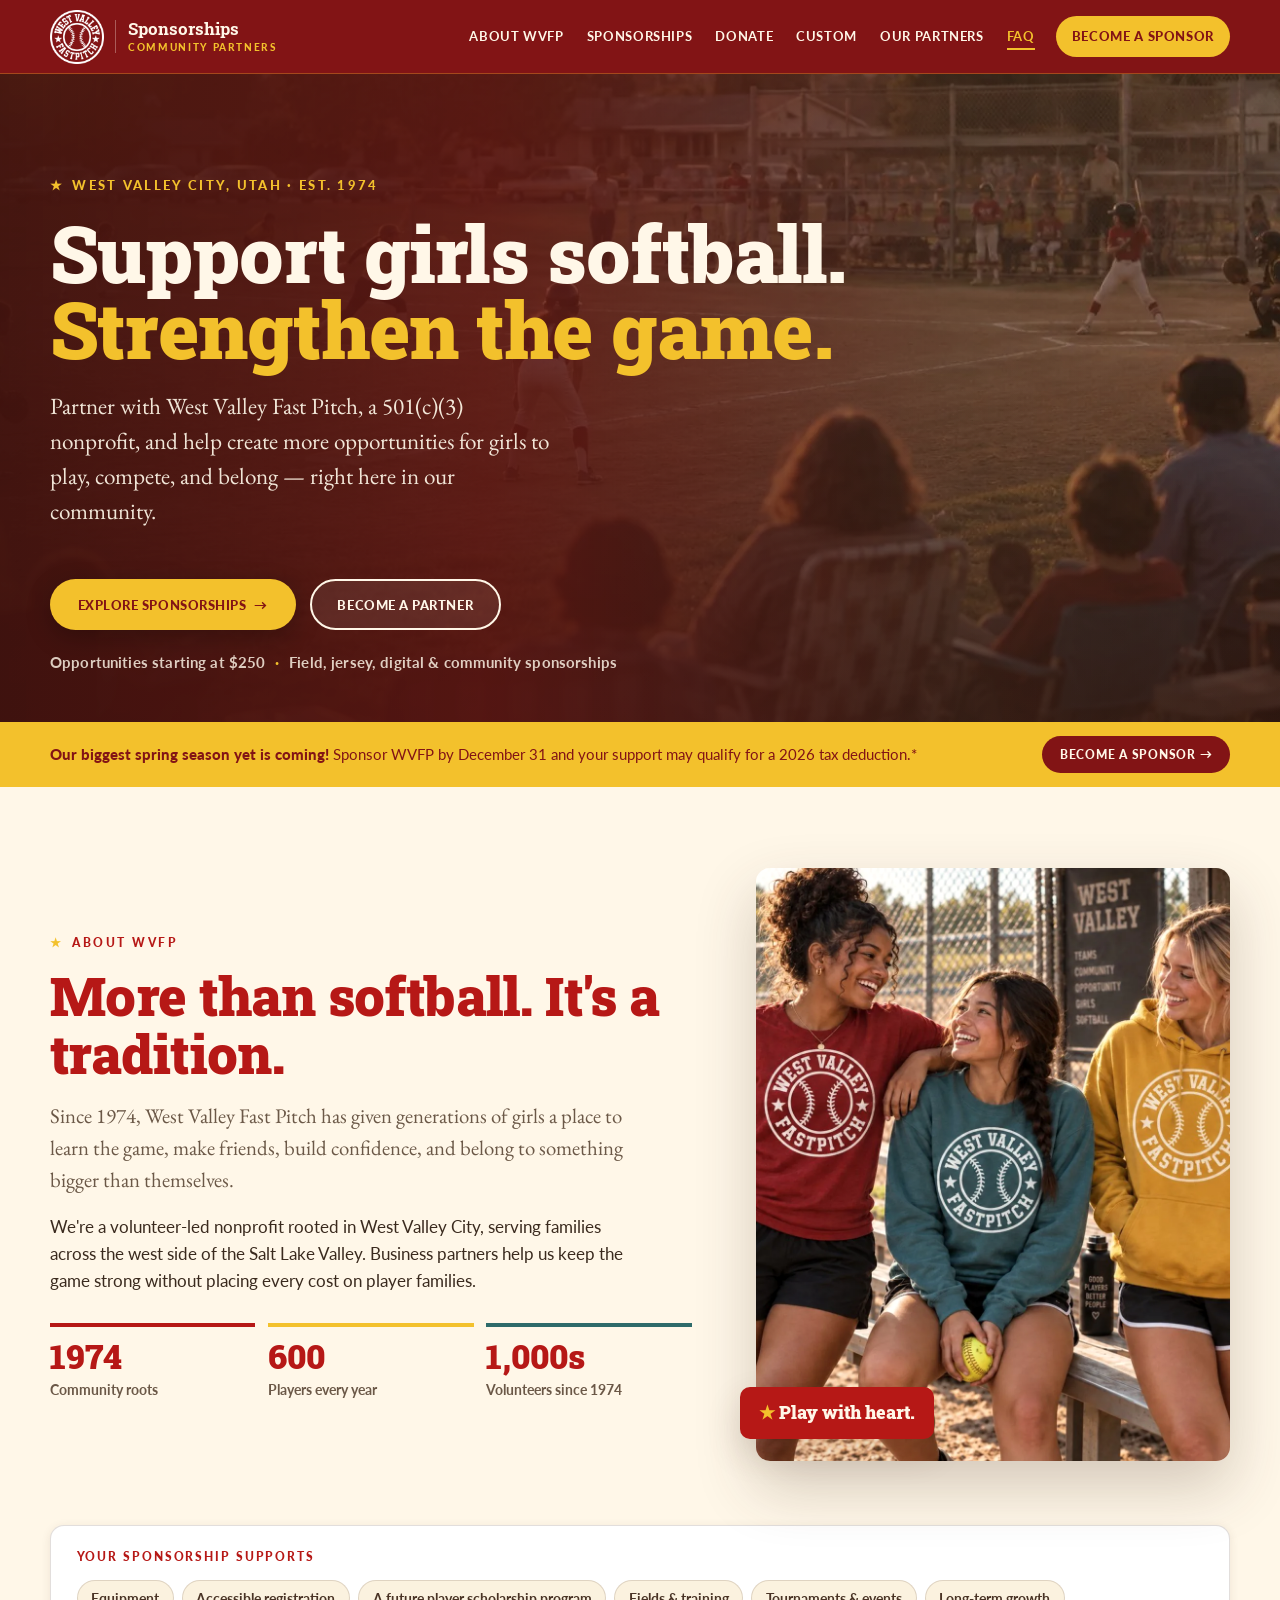
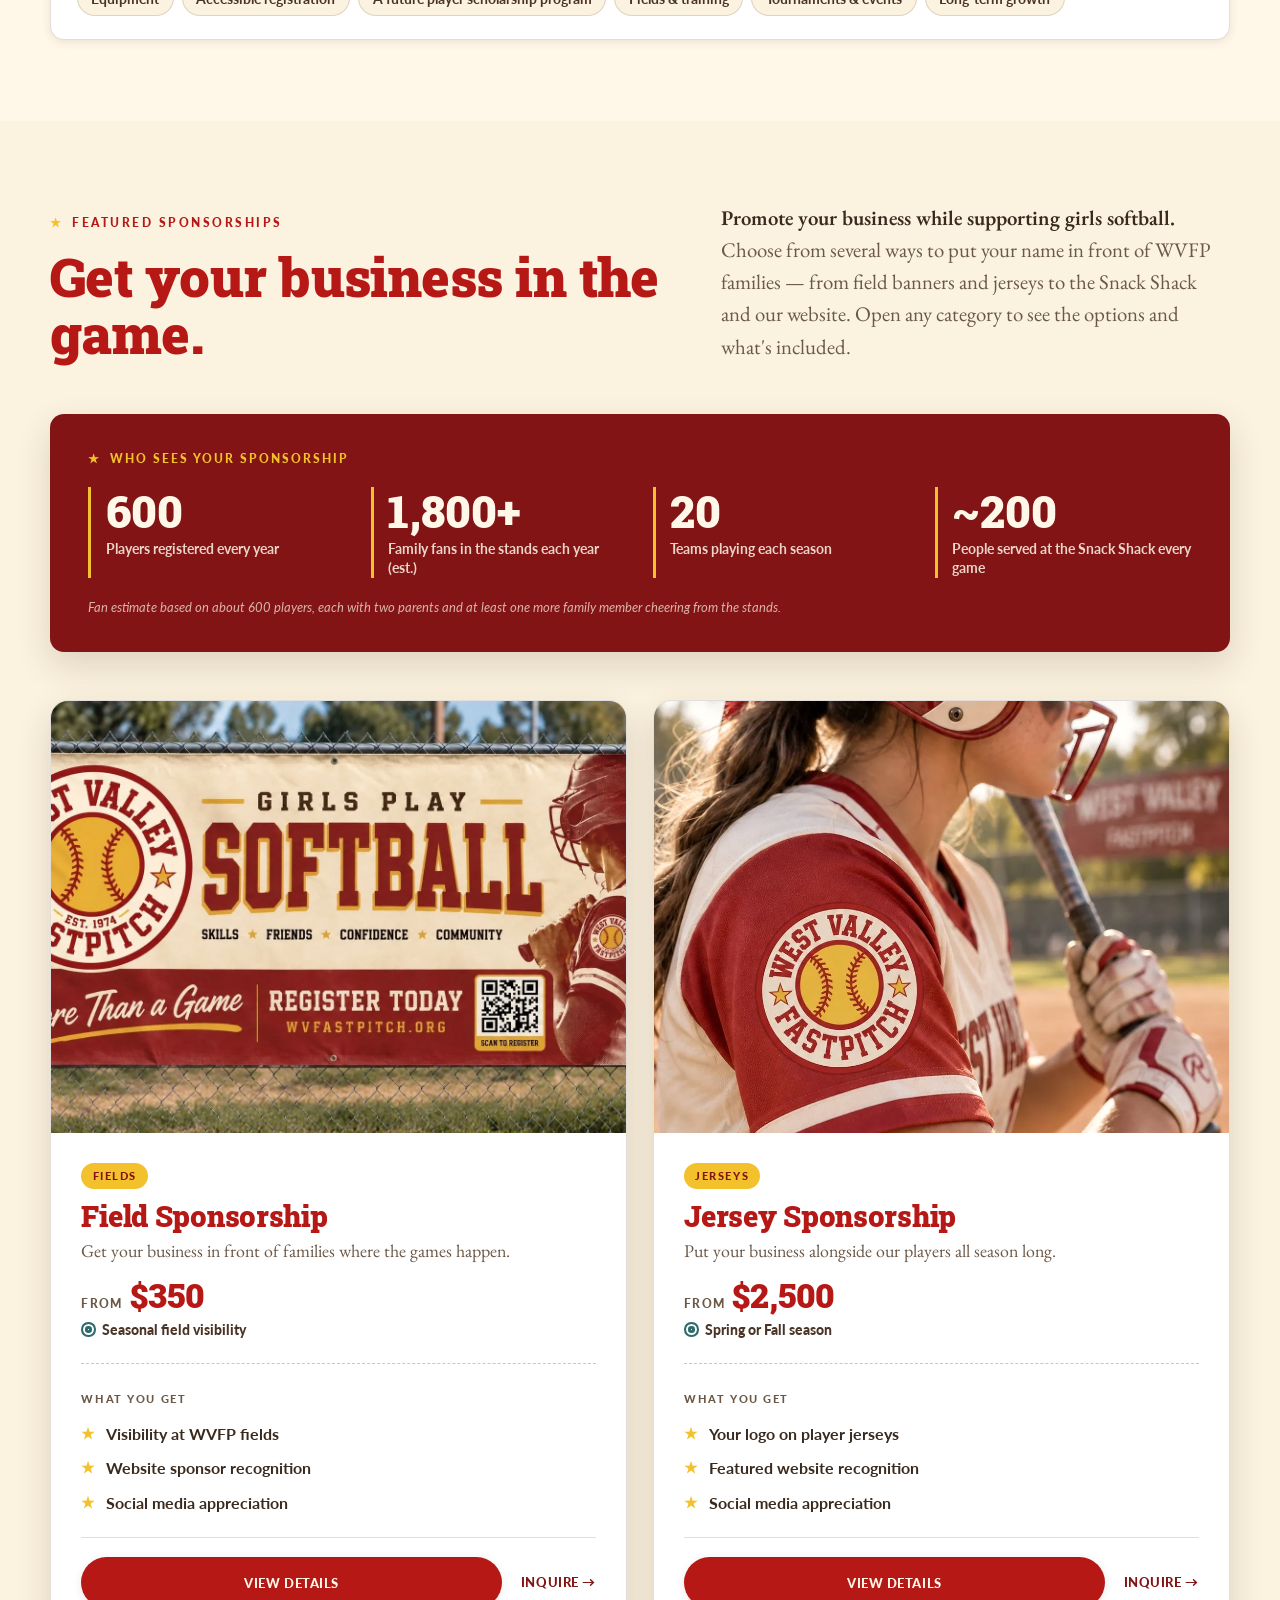
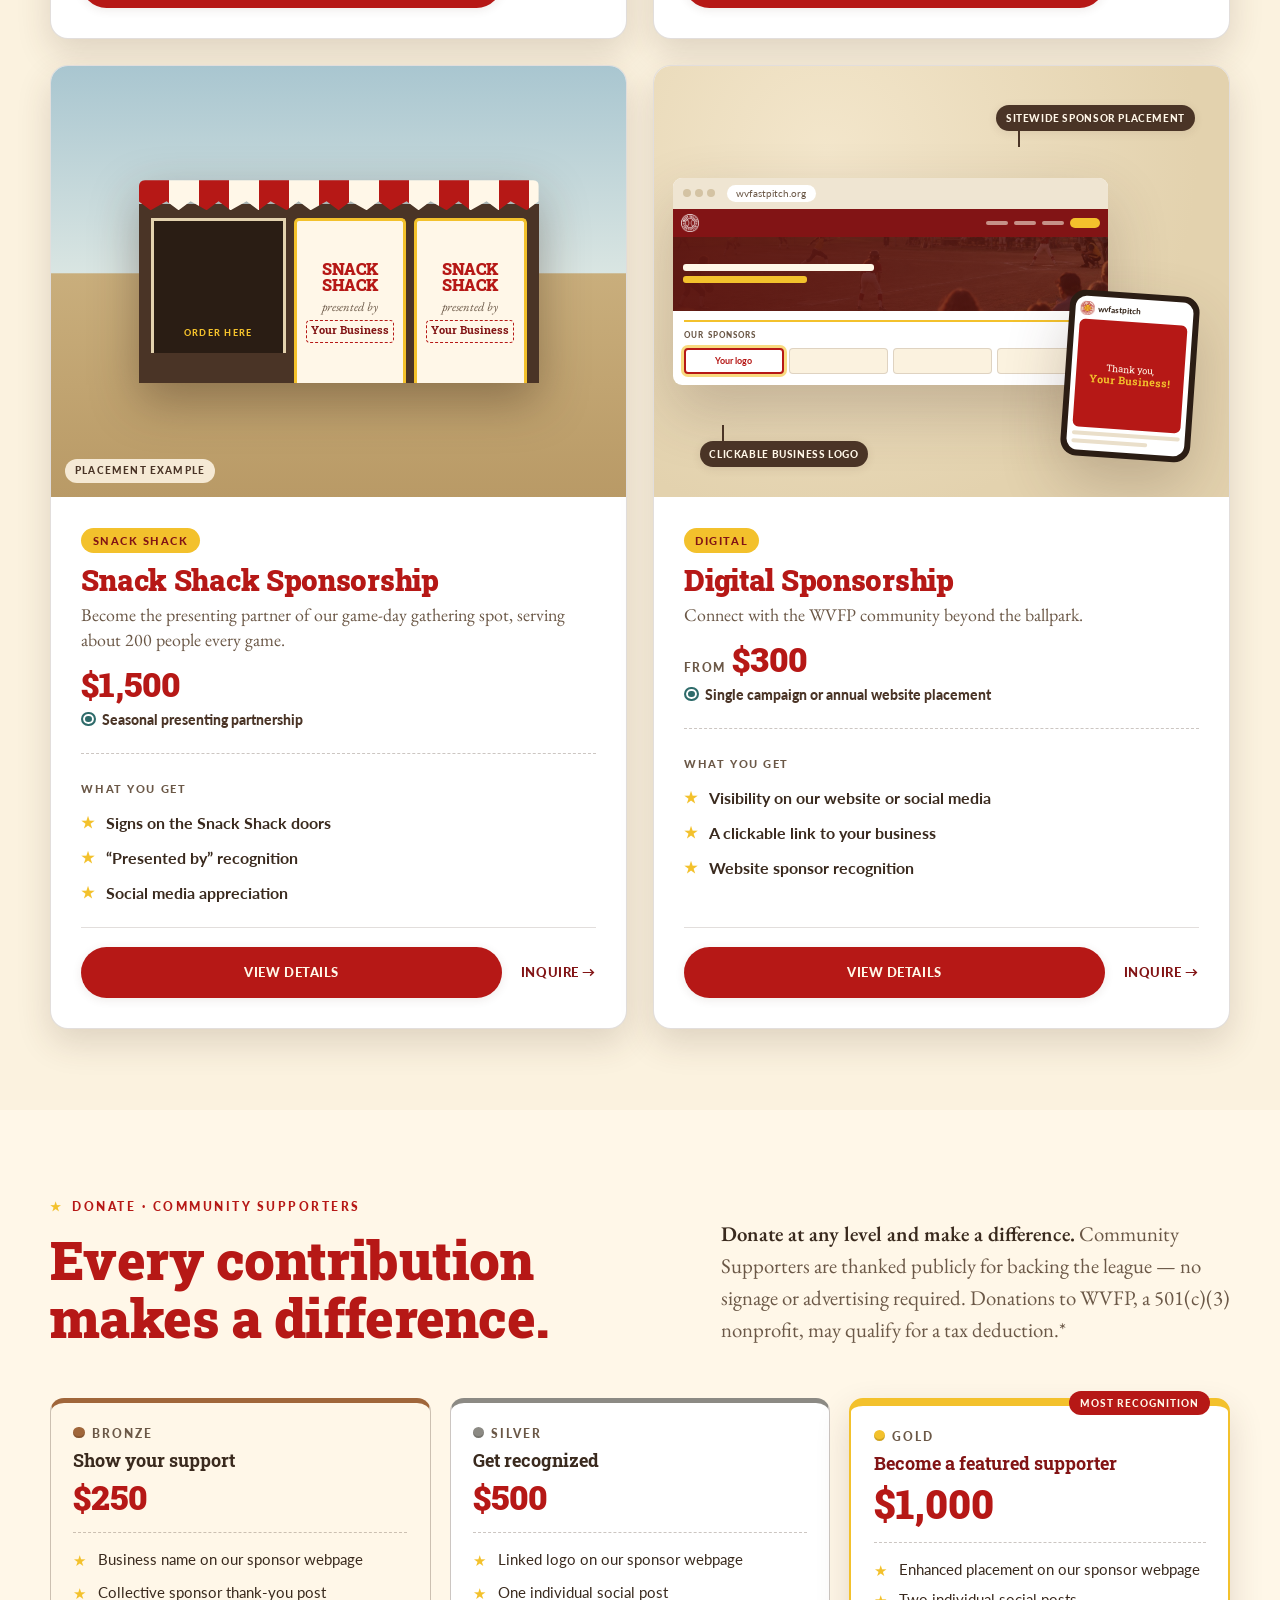
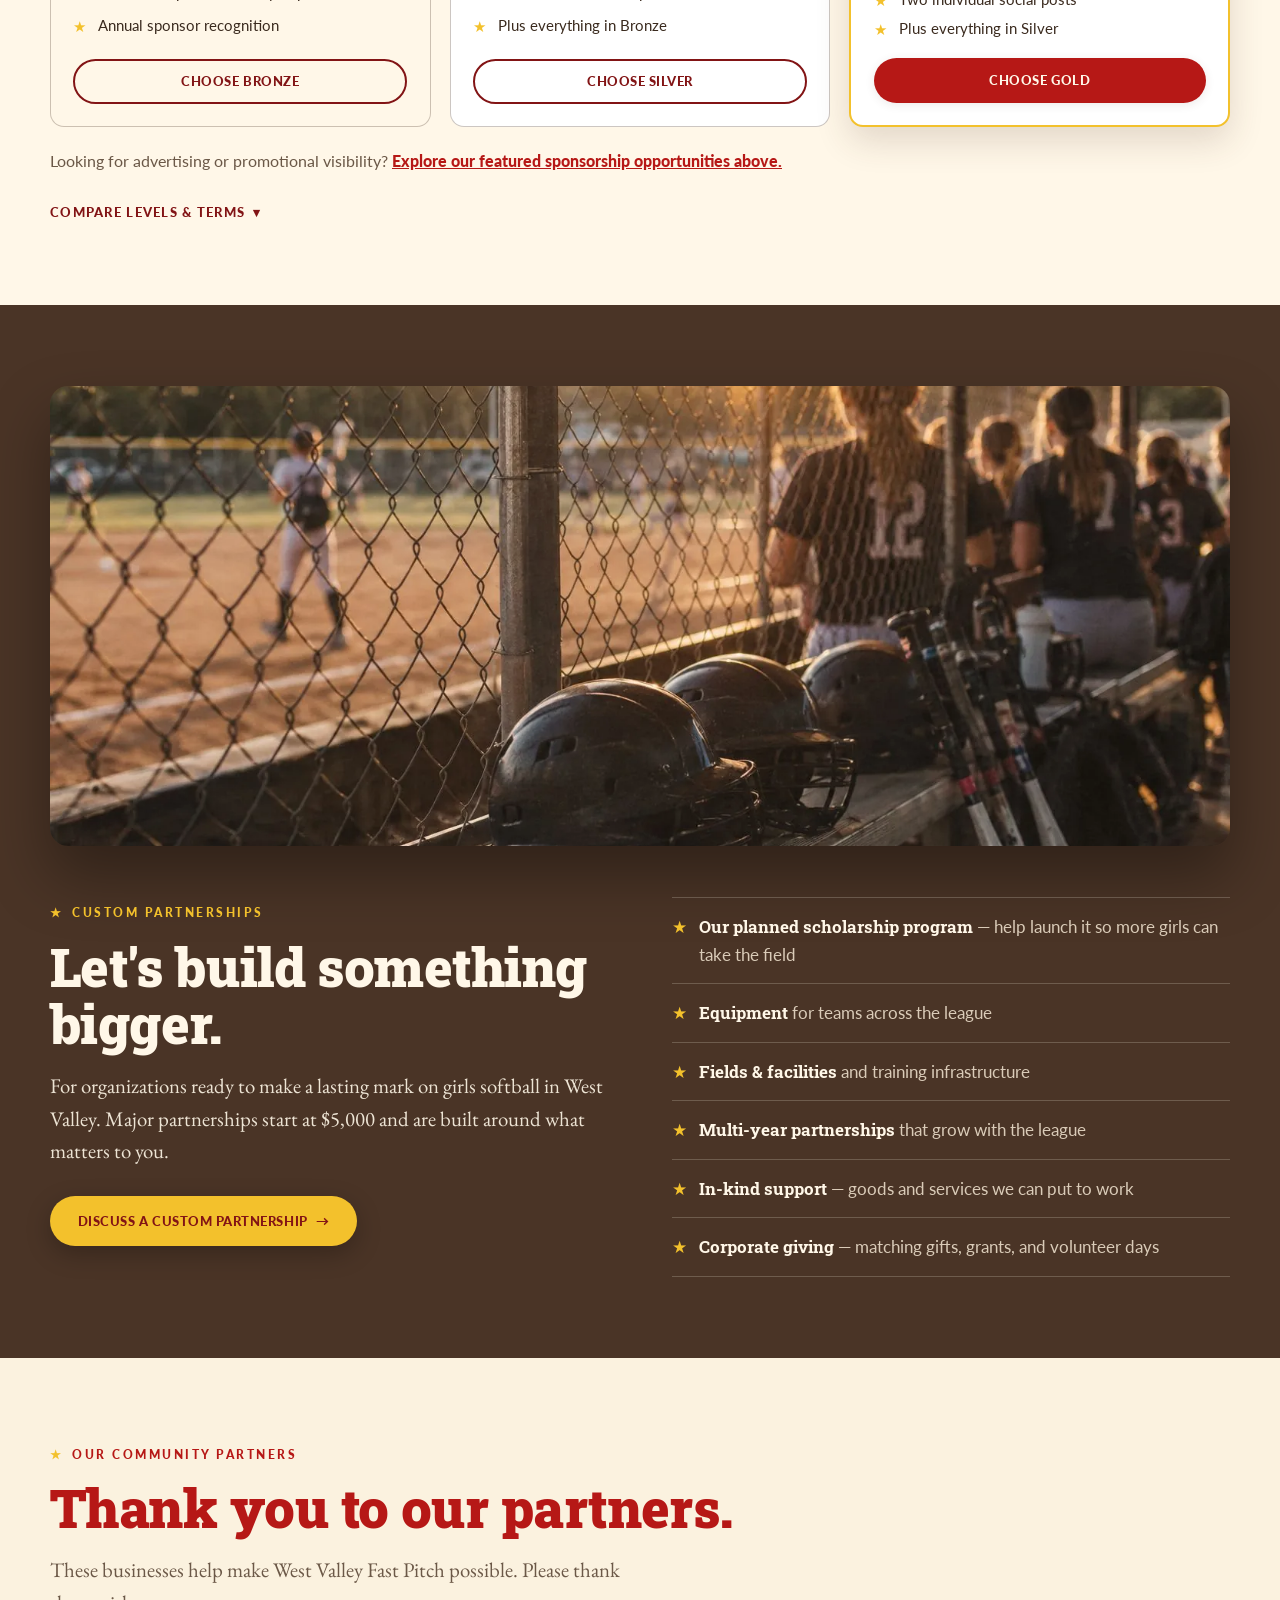
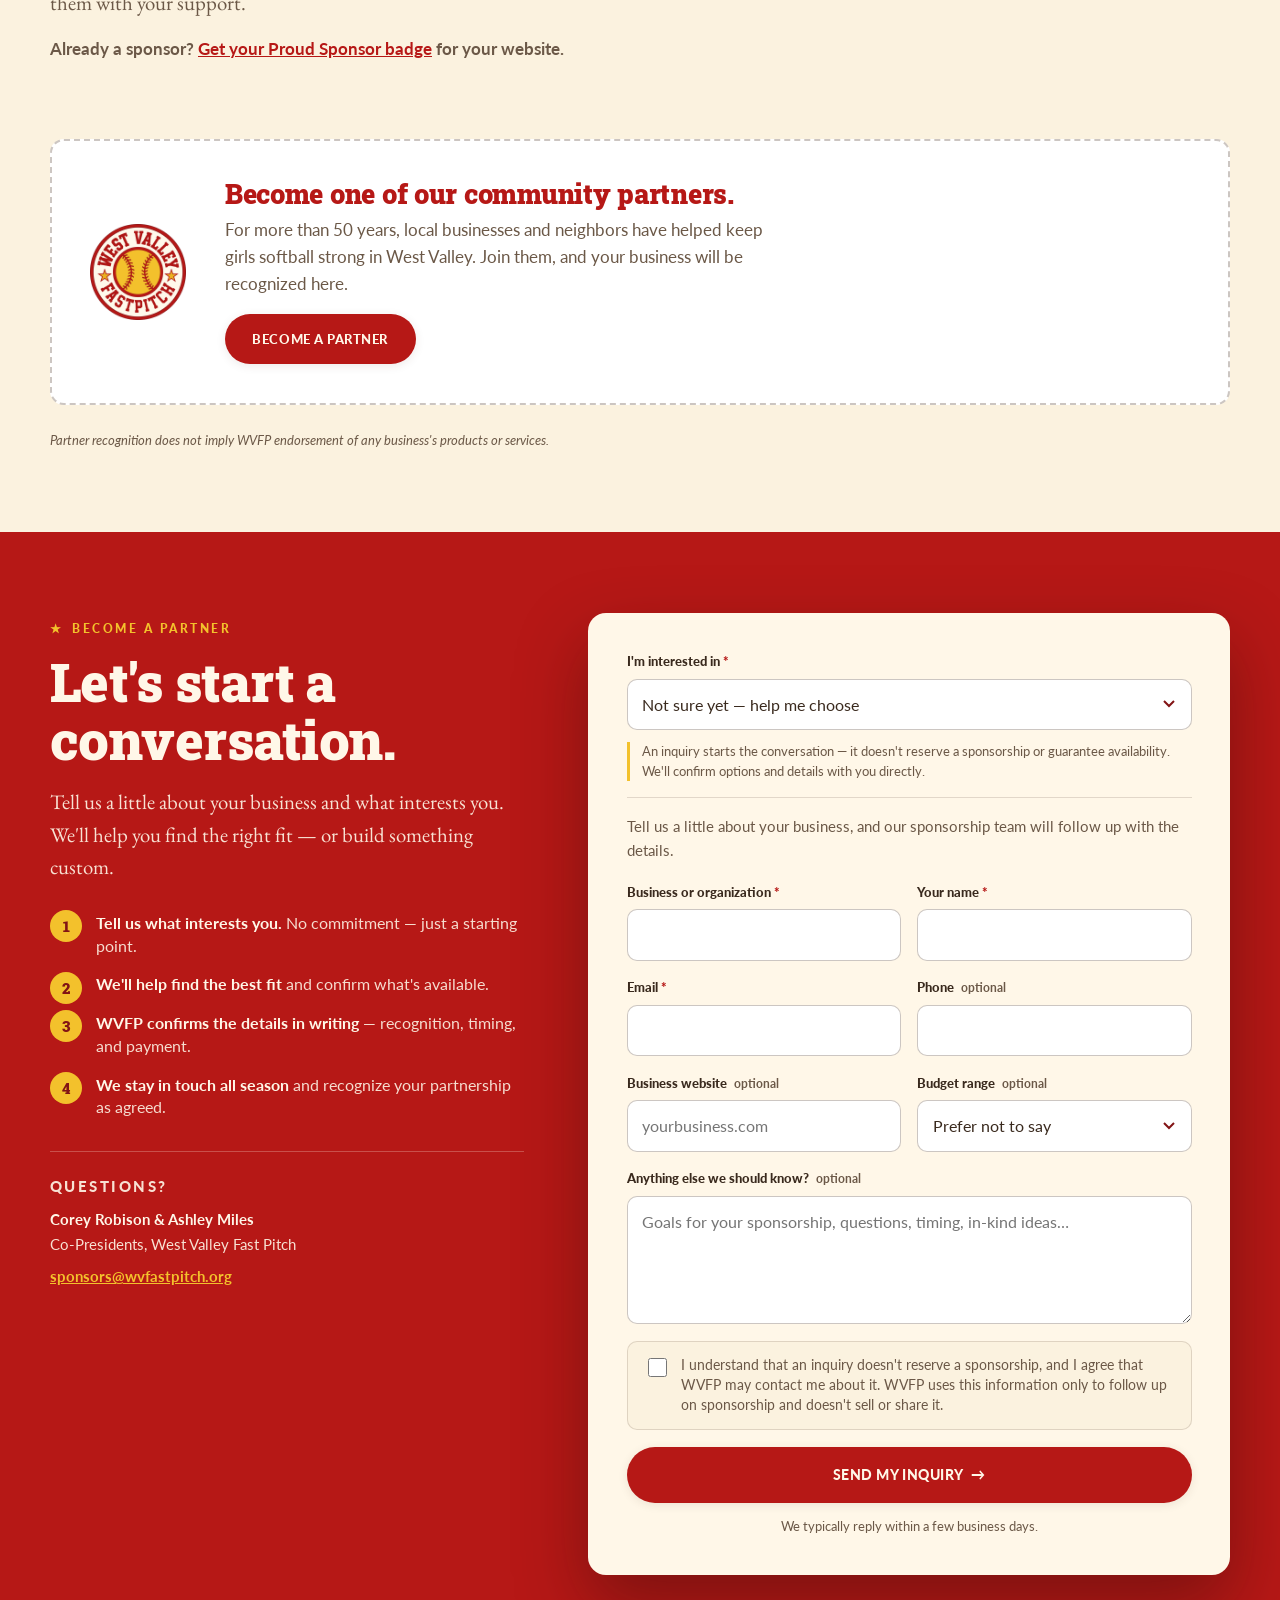
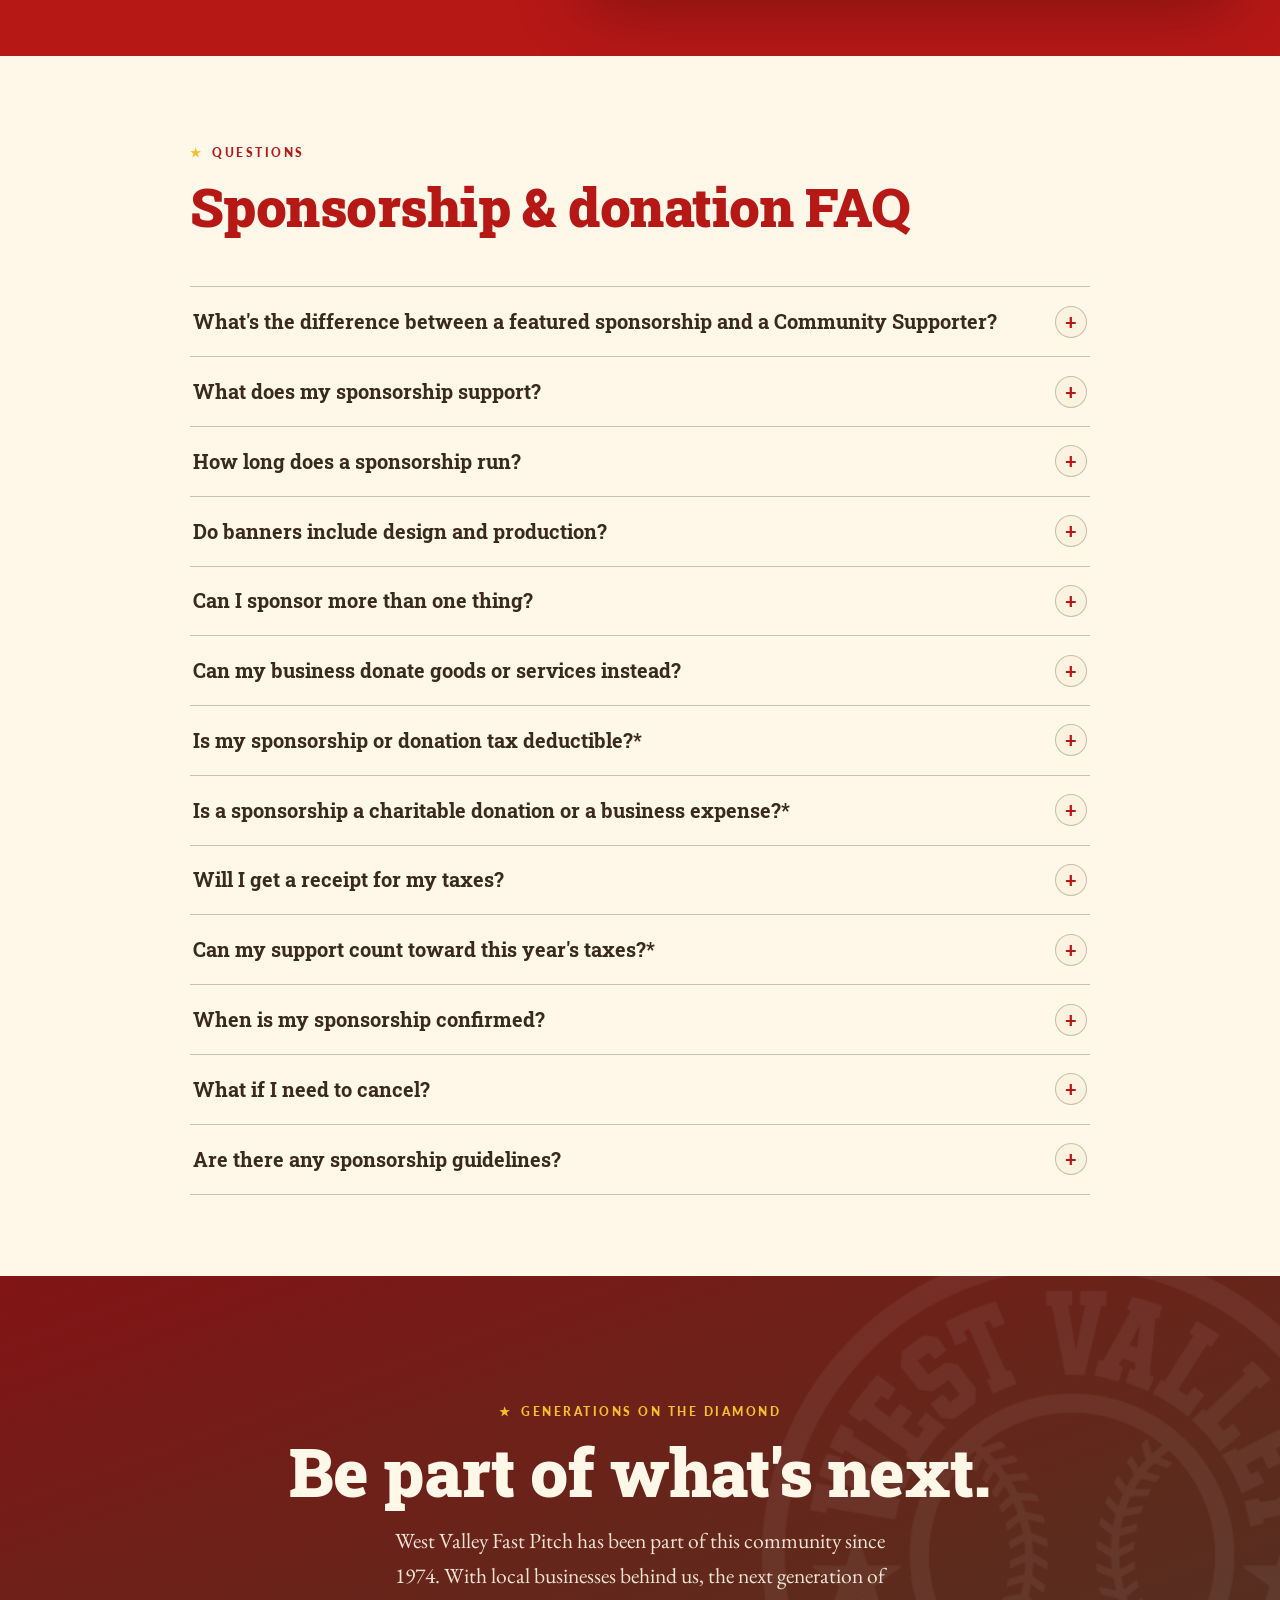
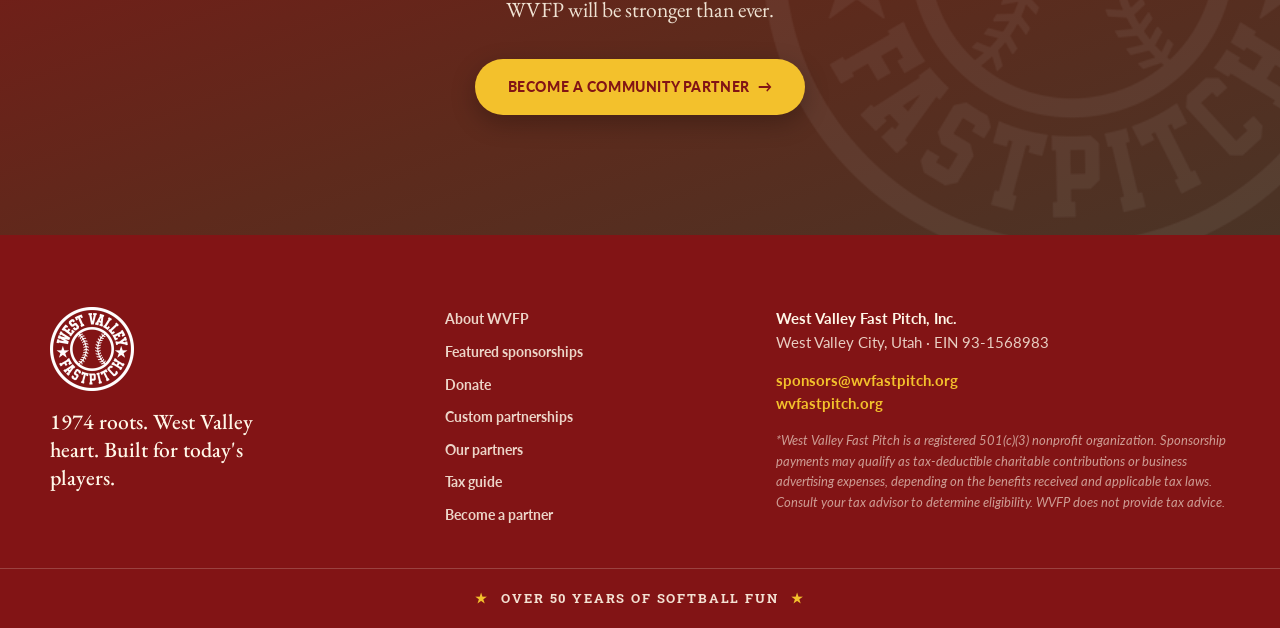
<file: index.html>
<!DOCTYPE html>
<html lang="en" class="no-js">
<head>
  <meta charset="UTF-8" />
  <meta name="viewport" content="width=device-width, initial-scale=1.0" />
  <title>Sponsor or Donate to Girls Softball in West Valley City, UT</title>
  <meta name="description" content="Support a 501(c)(3) girls softball league in West Valley City, Utah. Sponsorships and donations from $250 may qualify for a tax deduction." />

  <link rel="canonical" href="https://sponsors.wvfastpitch.org/" />

  <meta property="og:title" content="Support girls softball. Strengthen the game." />
  <meta property="og:description" content="Sponsor or donate to West Valley Fast Pitch, a volunteer-led 501(c)(3) girls softball league serving West Valley City, Utah since 1974." />
  <meta property="og:type" content="website" />
  <meta property="og:site_name" content="West Valley Fast Pitch" />
  <meta property="og:url" content="https://sponsors.wvfastpitch.org/" />
  <meta property="og:image" content="https://sponsors.wvfastpitch.org/assets/img/photos/hero.jpg" />
  <meta property="og:image:width" content="1536" />
  <meta property="og:image:height" content="768" />
  <meta property="og:image:alt" content="A West Valley Fast Pitch game at sunset with families watching from the outfield grass." />
  <meta name="twitter:card" content="summary_large_image" />

  <meta name="theme-color" content="#821415" />

  <link rel="icon" type="image/svg+xml" href="assets/img/favicon.svg" />
  <link rel="icon" type="image/png" sizes="32x32" href="assets/img/favicon-32.png" />
  <link rel="apple-touch-icon" href="assets/img/favicon-180.png" />

  <link rel="preconnect" href="https://fonts.googleapis.com" />
  <link rel="preconnect" href="https://fonts.gstatic.com" crossorigin />
  <link href="https://fonts.googleapis.com/css2?family=Roboto+Slab:wght@500;700;900&family=EB+Garamond:ital,wght@0,500;0,600;1,500;1,600&family=Lato:ital,wght@0,400;0,700;0,900;1,400&display=swap" rel="stylesheet" />

  <link rel="stylesheet" href="assets/css/styles.css" />
  <script type="application/ld+json">
  {
    "@context": "https://schema.org",
    "@graph": [
      {
        "@type": "NGO",
        "@id": "https://wvfastpitch.org/#organization",
        "name": "West Valley Fast Pitch, Inc.",
        "alternateName": ["West Valley Fast Pitch", "West Valley Fastpitch", "WVFP"],
        "description": "Volunteer-led girls softball league serving West Valley City and the west side of the Salt Lake Valley since 1974.",
        "url": "https://wvfastpitch.org",
        "logo": "https://sponsors.wvfastpitch.org/assets/img/logos/core-color.png",
        "foundingDate": "1974",
        "nonprofitStatus": "Nonprofit501c3",
        "taxID": "93-1568983",
        "email": "sponsors@wvfastpitch.org",
        "address": { "@type": "PostalAddress", "addressLocality": "West Valley City", "addressRegion": "UT", "addressCountry": "US" },
        "areaServed": { "@type": "AdministrativeArea", "name": "Salt Lake County, Utah" }
      },
      {
        "@type": "WebPage",
        "@id": "https://sponsors.wvfastpitch.org/#webpage",
        "url": "https://sponsors.wvfastpitch.org/",
        "name": "Sponsor or Donate to Girls Softball in West Valley City, UT",
        "description": "Support a 501(c)(3) girls softball league in West Valley City, Utah. Sponsorships and donations from $250 may qualify for a tax deduction.",
        "inLanguage": "en-US",
        "about": { "@id": "https://wvfastpitch.org/#organization" },
        "publisher": { "@id": "https://wvfastpitch.org/#organization" },
        "primaryImageOfPage": "https://sponsors.wvfastpitch.org/assets/img/photos/hero.jpg"
      }
    ]
  }
  </script>
</head>
<body>

<a class="skip-link" href="#main">Skip to content</a>

<!-- ============ HEADER ============ -->
<header class="site-header" id="siteHeader">
  <div class="wrap header-inner">
    <a class="brand-lockup" href="#top" aria-label="West Valley Fast Pitch Sponsorships — back to top">
      <img src="assets/img/logos/core-white-168.png" alt="" class="brand-lockup__mark" width="54" height="54" />
      <span class="brand-lockup__label">Sponsorships<small>Community Partners</small></span>
    </a>

    <nav class="primary-nav" id="primaryNav" aria-label="Page sections">
      <a href="#about">About WVFP</a>
      <a href="#sponsorships">Sponsorships</a>
      <a href="#community">Donate</a>
      <a href="#custom">Custom</a>
      <a href="#partners">Our Partners</a>
      <a href="#faq">FAQ</a>
      <a href="#inquire" class="nav-cta" data-select="not-sure">Become a Sponsor</a>
    </nav>

    <button class="nav-toggle" id="navToggle" aria-expanded="false" aria-controls="primaryNav" aria-label="Open menu">
      <span></span><span></span><span></span>
    </button>
  </div>
</header>

<main id="main">
<span id="top"></span>

<!-- ============ HERO ============
     Photo slot "hero" — see docs/photography-art-direction.md
     Wide community game-day photo, 2:1 or wider, subjects center-right. -->
<section class="hero" id="hero">
  <div class="hero__bg slot" data-slot="Hero · community game day · 2:1+" aria-hidden="true">
    <picture><source srcset="assets/img/photos/hero.webp" type="image/webp" /><img src="assets/img/photos/hero.jpg" alt="" fetchpriority="high" width="1536" height="768" /></picture>
  </div>
  <div class="wrap hero__inner">
    <p class="hero__kicker"><span class="star" aria-hidden="true">★</span> West Valley City, Utah · Est. 1974</p>
    <h1 class="hero__title"><span class="hero__line">Support girls softball.</span> <span class="hero__line hero__line--accent">Strengthen the game.</span></h1>
    <p class="hero__lede">Partner with West Valley Fast Pitch, a 501(c)&#8288;(3) nonprofit, and help create more opportunities for girls to play, compete, and belong — right here in our community.</p>

    <div class="hero__actions">
      <a href="#sponsorships" class="btn btn--gold">Explore Sponsorships <span aria-hidden="true">→</span></a>
      <a href="#inquire" class="btn btn--ghost" data-select="not-sure">Become a Partner</a>
    </div>
    <p class="hero__meta">Opportunities starting at $250 <span aria-hidden="true">·</span> Field, jersey, digital &amp; community sponsorships</p>
  </div>
</section>

<!-- Seasonal promo. Hides itself after data-until; the year-end tax line hides after Dec 31. -->
<div class="promo-bar" id="promoBar" data-until="2027-05-31" role="note">
  <div class="wrap promo-bar__inner">
    <p><strong>Our biggest spring season yet is coming!</strong>
      <span class="promo-bar__tax" data-until="2026-12-31">Sponsor WVFP by December 31 and your support may qualify for a 2026 tax deduction.*</span>
      <span class="promo-bar__after" data-from="2027-01-01" hidden>Partner now and your business is part of it from opening day.</span>
    </p>
    <a href="#inquire" class="promo-bar__cta" data-select="not-sure">Become a sponsor <span aria-hidden="true">→</span></a>
  </div>
</div>

<!-- ============ ABOUT ============ -->
<section class="section section--cream" id="about">
  <div class="wrap">
    <div class="impact">
      <div class="impact__copy reveal">
        <p class="kicker">About WVFP</p>
        <h2 class="section-title">More than softball. It's a tradition.</h2>
        <p class="section-intro editorial">Since 1974, West Valley Fast Pitch has given generations of girls a place to learn the game, make friends, build confidence, and belong to something bigger than themselves.</p>
        <p>We're a volunteer-led nonprofit rooted in West Valley City, serving families across the west side of the Salt Lake Valley. Business partners help us keep the game strong without placing every cost on player families.</p>
        <ul class="facts" aria-label="West Valley Fast Pitch at a glance">
          <li><strong>1974</strong><span>Community roots</span></li>
          <li><strong>600</strong><span>Players every year</span></li>
          <li><strong>1,000s</strong><span>Volunteers since 1974</span></li>
        </ul>
      </div>
      <!-- Photo slot "about" — candid friendship portrait, 4:5 -->
      <figure class="impact__photo slot reveal" data-slot="About · candid friendship · 4:5">
        <picture><source srcset="assets/img/photos/about.webp" type="image/webp" /><img class="photo" src="assets/img/photos/about.jpg" alt="Three West Valley Fast Pitch players laughing together on the dugout bench." loading="lazy" width="974" height="1218" /></picture>
        <figcaption><span class="star" aria-hidden="true">★</span> Play with heart.</figcaption>
      </figure>
    </div>

    <div class="funds reveal">
      <p class="eyebrow">Your sponsorship supports</p>
      <ul class="funds__list">
        <li>Equipment</li>
        <li>Accessible registration</li>
        <li>A future player scholarship program</li>
        <li>Fields &amp; training</li>
        <li>Tournaments &amp; events</li>
        <li>Long-term growth</li>
      </ul>
    </div>
  </div>
</section>

<!-- ============ FEATURED SPONSORSHIPS ============ -->
<section class="section section--paper" id="sponsorships">
  <div class="wrap">
    <div class="section-head section-head--split reveal">
      <div>
        <p class="kicker">Featured sponsorships</p>
        <h2 class="section-title">Get your business in the game.</h2>
      </div>
      <p class="section-intro editorial"><strong>Promote your business while supporting girls softball.</strong> Choose from several ways to put your name in front of WVFP families — from field banners and jerseys to the Snack Shack and our website. Open any category to see the options and what's included.</p>
    </div>

    <div class="reach reveal" aria-labelledby="reachTitle">
      <p class="reach__title" id="reachTitle">Who sees your sponsorship</p>
      <ul class="reach__stats">
        <li><strong>600</strong><span>Players registered every year</span></li>
        <li><strong>1,800+</strong><span>Family fans in the stands each year (est.)</span></li>
        <li><strong>20</strong><span>Teams playing each season</span></li>
        <li><strong>~200</strong><span>People served at the Snack Shack every game</span></li>
      </ul>
      <p class="reach__note">Fan estimate based on about 600 players, each with two parents and at least one more family member cheering from the stands.</p>
    </div>

    <div class="cats">
      <!-- FIELD — photo slot "field": real field + sponsor-banner mockup, 4:3 -->
      <article class="cat reveal" data-category="shared-banner dedicated-banner">
        <figure class="cat__media slot" data-slot="Field · fence + banner mockup · 4:3">
          <picture><source srcset="assets/img/photos/field.webp" type="image/webp" /><img class="photo" src="assets/img/photos/field.jpg" alt="A West Valley Fast Pitch banner hanging on the outfield fence." loading="lazy" width="1200" height="900" /></picture>
        </figure>
        <div class="cat__body">
          <p class="cat__tag">Fields</p>
          <h3 class="cat__title">Field Sponsorship</h3>
          <p class="cat__pitch">Get your business in front of families where the games happen.</p>
          <p class="cat__price"><span class="cat__from">From</span> $350</p>
          <p class="cat__duration">Seasonal field visibility</p>
          <p class="cat__label">What you get</p>
          <ul class="checks">
            <li>Visibility at WVFP fields</li>
            <li>Website sponsor recognition</li>
            <li>Social media appreciation</li>
          </ul>
          <div class="cat__actions">
            <button type="button" class="btn btn--primary" data-open="dlg-field">View details</button>
            <a href="#inquire" class="cat__inquire" data-select="field">Inquire <span aria-hidden="true">→</span></a>
          </div>
        </div>
      </article>

      <!-- JERSEY — photo slot "jersey": uniform with sponsor placement, 4:3 -->
      <article class="cat reveal" data-category="jersey-spring jersey-fall">
        <figure class="cat__media slot" data-slot="Jersey · sponsor placement · 4:3">
          <picture><source srcset="assets/img/photos/jersey.webp" type="image/webp" /><img class="photo" src="assets/img/photos/jersey.jpg" alt="A player's shoulder and sleeve showing the West Valley Fast Pitch patch on a cream-and-red jersey." loading="lazy" width="1122" height="841" /></picture>
        </figure>
        <div class="cat__body">
          <p class="cat__tag">Jerseys</p>
          <h3 class="cat__title">Jersey Sponsorship</h3>
          <p class="cat__pitch">Put your business alongside our players all season long.</p>
          <p class="cat__price"><span class="cat__from">From</span> $2,500</p>
          <p class="cat__duration">Spring or Fall season</p>
          <p class="cat__label">What you get</p>
          <ul class="checks">
            <li>Your logo on player jerseys</li>
            <li>Featured website recognition</li>
            <li>Social media appreciation</li>
          </ul>
          <div class="cat__actions">
            <button type="button" class="btn btn--primary" data-open="dlg-jersey">View details</button>
            <a href="#inquire" class="cat__inquire" data-select="jersey">Inquire <span aria-hidden="true">→</span></a>
          </div>
        </div>
      </article>

      <!-- SNACK SHACK — photo slot "snack-shack": real building + sign mockup, 4:3 -->
      <article class="cat reveal" data-category="snack-shack">
        <figure class="cat__media cat__media--mock slot" data-slot="Snack Shack · building + sign mockup · 4:3" aria-hidden="true">
          <div class="shack">
            <div class="shack__awning"></div>
            <div class="shack__front">
              <div class="shack__window"><span>Order here</span></div>
              <div class="shack__sign"><span class="shack__title">Snack Shack</span><span class="shack__by">presented by</span><span class="shack__you">Your Business</span></div>
              <div class="shack__sign"><span class="shack__title">Snack Shack</span><span class="shack__by">presented by</span><span class="shack__you">Your Business</span></div>
            </div>
          </div>
          <span class="mock-tag">Placement example</span>
        </figure>
        <div class="cat__body">
          <p class="cat__tag">Snack Shack</p>
          <h3 class="cat__title">Snack Shack Sponsorship</h3>
          <p class="cat__pitch">Become the presenting partner of our game-day gathering spot, serving about 200 people every game.</p>
          <p class="cat__price">$1,500</p>
          <p class="cat__duration">Seasonal presenting partnership</p>
          <p class="cat__label">What you get</p>
          <ul class="checks">
            <li>Signs on the Snack Shack doors</li>
            <li>“Presented by” recognition</li>
            <li>Social media appreciation</li>
          </ul>
          <div class="cat__actions">
            <button type="button" class="btn btn--primary" data-open="dlg-snack">View details</button>
            <a href="#inquire" class="cat__inquire" data-select="snack-shack">Inquire <span aria-hidden="true">→</span></a>
          </div>
        </div>
      </article>

      <!-- DIGITAL — not a photograph: branded website/device mockup, 4:3 -->
      <article class="cat reveal" data-category="website digital-feature">
        <figure class="cat__media cat__media--mock cat__media--digital slot" data-slot="Digital · website + phone mockup · 4:3" aria-hidden="true">
          <div class="browser">
            <div class="browser__bar"><span></span><span></span><span></span><em>wvfastpitch.org</em></div>
            <div class="browser__page">
              <div class="browser__nav"><img src="assets/img/logos/core-white-168.png" alt="" /><i></i><i></i><i></i><b></b></div>
              <div class="browser__hero"><i></i><i></i></div>
              <div class="browser__strip">
                <span>Our sponsors</span>
                <div><b class="is-you">Your logo</b><b></b><b></b><b></b></div>
              </div>
            </div>
          </div>
          <div class="phone">
            <div class="phone__post">
              <div class="phone__head"><img src="assets/img/logos/core-color.png" alt="" /><span>wvfastpitch</span></div>
              <div class="phone__img"><span>Thank you,<br /><b>Your Business!</b></span></div>
              <i></i><i></i>
            </div>
          </div>
          <span class="note-pin note-pin--a">Sitewide sponsor placement</span>
          <span class="note-pin note-pin--b">Clickable business logo</span>
        </figure>
        <div class="cat__body">
          <p class="cat__tag">Digital</p>
          <h3 class="cat__title">Digital Sponsorship</h3>
          <p class="cat__pitch">Connect with the WVFP community beyond the ballpark.</p>
          <p class="cat__price"><span class="cat__from">From</span> $300</p>
          <p class="cat__duration">Single campaign or annual website placement</p>
          <p class="cat__label">What you get</p>
          <ul class="checks">
            <li>Visibility on our website or social media</li>
            <li>A clickable link to your business</li>
            <li>Website sponsor recognition</li>
          </ul>
          <div class="cat__actions">
            <button type="button" class="btn btn--primary" data-open="dlg-digital">View details</button>
            <a href="#inquire" class="cat__inquire" data-select="digital">Inquire <span aria-hidden="true">→</span></a>
          </div>
        </div>
      </article>
    </div>
  </div>
</section>

<!-- ============ COMMUNITY SUPPORTERS ============ -->
<section class="section section--cream" id="community">
  <div class="wrap">
    <div class="section-head section-head--split reveal">
      <div>
        <p class="kicker">Donate · Community supporters</p>
        <h2 class="section-title">Every contribution makes a difference.</h2>
      </div>
      <p class="section-intro editorial"><strong>Donate at any level and make a difference.</strong> Community Supporters are thanked publicly for backing the league — no signage or advertising required. Donations to WVFP, a 501(c)&#8288;(3) nonprofit, may qualify for a tax deduction.*</p>
    </div>

    <div class="tiers">
      <article class="tier tier--bronze reveal">
        <p class="tier__name">Bronze</p>
        <p class="tier__tag">Show your support</p>
        <p class="tier__price">$250</p>
        <ul class="checks">
          <li>Business name on our sponsor webpage</li>
          <li>Collective sponsor thank-you post</li>
          <li>Annual sponsor recognition</li>
        </ul>
        <a href="#inquire" class="btn btn--outline btn--block" data-select="bronze">Choose Bronze</a>
      </article>
      <article class="tier tier--silver reveal">
        <p class="tier__name">Silver</p>
        <p class="tier__tag">Get recognized</p>
        <p class="tier__price">$500</p>
        <ul class="checks">
          <li>Linked logo on our sponsor webpage</li>
          <li>One individual social post</li>
          <li>Plus everything in Bronze</li>
        </ul>
        <a href="#inquire" class="btn btn--outline btn--block" data-select="silver">Choose Silver</a>
      </article>
      <article class="tier tier--gold reveal">
        <p class="tier__flag">Most recognition</p>
        <p class="tier__name">Gold</p>
        <p class="tier__tag">Become a featured supporter</p>
        <p class="tier__price">$1,000</p>
        <ul class="checks">
          <li>Enhanced placement on our sponsor webpage</li>
          <li>Two individual social posts</li>
          <li>Plus everything in Silver</li>
        </ul>
        <a href="#inquire" class="btn btn--primary btn--block" data-select="gold">Choose Gold</a>
      </article>
    </div>

    <p class="tiers__aside reveal">Looking for advertising or promotional visibility? <a href="#sponsorships">Explore our featured sponsorship opportunities above.</a></p>

    <details class="more reveal">
      <summary>Compare levels &amp; terms</summary>
      <div class="more__body">
        <div class="compare compare--tiers">
          <table>
            <caption class="visually-hidden">Community supporter benefits compared</caption>
            <thead>
              <tr><th scope="col">Benefit</th><th scope="col">Bronze</th><th scope="col">Silver</th><th scope="col">Gold</th></tr>
            </thead>
            <tbody>
              <tr><th scope="row">Business listed on sponsor webpage</th><td><span class="yes" aria-label="Included">✓</span></td><td><span class="yes" aria-label="Included">✓</span></td><td><span class="yes" aria-label="Included">✓</span></td></tr>
              <tr><th scope="row">Linked business logo</th><td><span class="no" aria-label="Not included">—</span></td><td><span class="yes" aria-label="Included">✓</span></td><td><span class="yes" aria-label="Included">✓</span></td></tr>
              <tr><th scope="row">Collective sponsor thank-you</th><td><span class="yes" aria-label="Included">✓</span></td><td><span class="yes" aria-label="Included">✓</span></td><td><span class="yes" aria-label="Included">✓</span></td></tr>
              <tr><th scope="row">Individual social posts</th><td><span class="no" aria-label="None">—</span></td><td>1</td><td>2</td></tr>
              <tr><th scope="row">Recognition in a league communication</th><td><span class="no" aria-label="Not included">—</span></td><td><span class="yes" aria-label="Included">✓</span></td><td><span class="yes" aria-label="Included">✓</span></td></tr>
              <tr><th scope="row">Enhanced webpage placement</th><td><span class="no" aria-label="Not included">—</span></td><td><span class="no" aria-label="Not included">—</span></td><td><span class="yes" aria-label="Included">✓</span></td></tr>
              <tr><th scope="row">Recognition at a league event, when available</th><td><span class="no" aria-label="Not included">—</span></td><td><span class="no" aria-label="Not included">—</span></td><td><span class="yes" aria-label="Included">✓</span></td></tr>
              <tr><th scope="row">Annual sponsor recognition</th><td><span class="yes" aria-label="Included">✓</span></td><td><span class="yes" aria-label="Included">✓</span></td><td><span class="yes" aria-label="Included">✓</span></td></tr>
            </tbody>
          </table>
        </div>
        <p>Recognition runs for one sponsorship year. Community levels don't include field signage, jersey logos, Snack Shack signs, or website sponsor placements — those are featured sponsorships, and you're welcome to combine the two.</p>
      </div>
    </details>
  </div>
</section>

<!-- ============ CUSTOM PARTNERSHIPS ============ -->
<section class="section section--brown" id="custom">
  <div class="wrap">
    <!-- Photo slot "custom" — aspirational community moment (coach + player, team celebrating), 16:9 -->
    <figure class="custom__media slot reveal" data-slot="Custom · coach/team moment · 16:9">
      <picture><source srcset="assets/img/photos/custom.webp" type="image/webp" /><img class="photo" src="assets/img/photos/custom.jpg" alt="Teammates watch the game together from the dugout at golden hour." loading="lazy" width="1536" height="864" /></picture>
    </figure>
    <div class="custom">
      <div class="custom__head reveal">
        <p class="kicker">Custom partnerships</p>
        <h2 class="section-title">Let's build something bigger.</h2>
        <p class="section-intro editorial">For organizations ready to make a lasting mark on girls softball in West Valley. Major partnerships start at $5,000 and are built around what matters to you.</p>
        <a href="#inquire" class="btn btn--gold" data-select="custom">Discuss a Custom Partnership <span aria-hidden="true">→</span></a>
      </div>
      <ul class="give-list reveal">
        <li><strong>Our planned scholarship program</strong> — help launch it so more girls can take the field</li>
        <li><strong>Equipment</strong> for teams across the league</li>
        <li><strong>Fields &amp; facilities</strong> and training infrastructure</li>
        <li><strong>Multi-year partnerships</strong> that grow with the league</li>
        <li><strong>In-kind support</strong> — goods and services we can put to work</li>
        <li><strong>Corporate giving</strong> — matching gifts, grants, and volunteer days</li>
      </ul>
    </div>
  </div>
</section>

<!-- ============ OUR COMMUNITY PARTNERS ============ -->
<section class="section section--paper" id="partners">
  <div class="wrap">
    <div class="section-head reveal">
      <p class="kicker">Our community partners</p>
      <h2 class="section-title">Thank you to our partners.</h2>
      <p class="section-intro editorial">These businesses help make West Valley Fast Pitch possible. Please thank them with your support.</p>
      <p class="partners-badge-link">Already a sponsor? <a href="sponsor-badge/">Get your Proud Sponsor badge</a> for your website.</p>
    </div>

    <div class="directory" id="directory">
      <div class="dir-filters" id="dirFilters" role="group" aria-label="Filter partners" hidden></div>
      <div class="dir-list" id="dirList" aria-live="polite"></div>
      <div class="dir-empty" id="dirEmpty">
        <img src="assets/img/logos/core-color.png" alt="" width="96" height="96" />
        <div>
          <h3>Become one of our community partners.</h3>
          <p>For more than 50 years, local businesses and neighbors have helped keep girls softball strong in West Valley. Join them, and your business will be recognized here.</p>
          <a href="#inquire" class="btn btn--primary" data-select="not-sure">Become a Partner</a>
        </div>
      </div>
      <noscript><p class="note">Turn on JavaScript to see our current partners.</p></noscript>
    </div>
    <p class="fineprint reveal">Partner recognition does not imply WVFP endorsement of any business's products or services.</p>
  </div>
</section>

<!-- ============ INQUIRY FORM ============ -->
<section class="section section--red" id="inquire">
  <div class="wrap inquire">
    <div class="inquire__intro reveal">
      <p class="kicker">Become a partner</p>
      <h2 class="section-title">Let's start a conversation.</h2>
      <p class="section-intro editorial">Tell us a little about your business and what interests you. We'll help you find the right fit — or build something custom.</p>

      <ol class="steps">
        <li><strong>Tell us what interests you.</strong> No commitment — just a starting point.</li>
        <li><strong>We'll help find the best fit</strong> and confirm what's available.</li>
        <li><strong>WVFP confirms the details in writing</strong> — recognition, timing, and payment.</li>
        <li><strong>We stay in touch all season</strong> and recognize your partnership as agreed.</li>
      </ol>

      <div class="contact-card">
        <p class="eyebrow eyebrow--onred">Questions?</p>
        <p><strong>Corey Robison &amp; Ashley Miles</strong><br />Co-Presidents, West Valley Fast Pitch</p>
        <p><a class="js-contact-email" href="mailto:sponsors@wvfastpitch.org">sponsors@wvfastpitch.org</a></p>
      </div>
    </div>

    <div class="form-card reveal">
      <form id="inquiryForm" novalidate>
        <div class="interest" id="interest" hidden>
          <div class="interest__text">
            <span class="interest__label">Your interest</span>
            <strong class="interest__name" id="interestName"></strong>
            <span class="interest__price" id="interestPrice"></span>
          </div>
          <button type="button" class="interest__change" id="interestChange" aria-controls="opportunityField">Change</button>
        </div>

        <div class="field" id="opportunityField">
          <label for="f-opportunity">I'm interested in <span class="req" aria-hidden="true">*</span></label>
          <select id="f-opportunity" name="opportunity" required>
            <option value="not-sure">Not sure yet — help me choose</option>
            <optgroup label="Featured sponsorships">
              <option value="field">Field Sponsorship — from $350</option>
              <option value="shared-banner">&nbsp;&nbsp;Shared Field Banner — $350</option>
              <option value="dedicated-banner">&nbsp;&nbsp;Dedicated Field Banner — $750</option>
              <option value="jersey">Jersey Sponsorship — from $2,500</option>
              <option value="snack-shack">Snack Shack Sponsorship — $1,500/season</option>
              <option value="digital">Digital Sponsorship — from $300</option>
              <option value="website">&nbsp;&nbsp;Official Website Sponsor — $1,500/yr</option>
              <option value="digital-feature">&nbsp;&nbsp;Digital Feature — $300</option>
            </optgroup>
            <optgroup label="Community supporters">
              <option value="bronze">Bronze Supporter — $250</option>
              <option value="silver">Silver Supporter — $500</option>
              <option value="gold">Gold Supporter — $1,000</option>
            </optgroup>
            <optgroup label="Bigger ways to give">
              <option value="custom">Custom partnership — $5,000+</option>
              <option value="in-kind">In-kind goods or services</option>
            </optgroup>
          </select>
        </div>
        <p class="form-note">An inquiry starts the conversation — it doesn't reserve a sponsorship or guarantee availability. We'll confirm options and details with you directly.</p>

        <fieldset class="field field--season" id="seasonField" hidden>
          <legend>Which season?</legend>
          <div class="seg">
            <label><input type="radio" name="season" value="spring" /><span>Spring <em>$4,500</em></span></label>
            <label><input type="radio" name="season" value="fall" /><span>Fall <em>$2,500</em></span></label>
            <label><input type="radio" name="season" value="either" checked /><span>Either / both</span></label>
          </div>
        </fieldset>

        <p class="form-intro">Tell us a little about your business, and our sponsorship team will follow up with the details.</p>

        <div class="field-row">
          <div class="field">
            <label for="f-org">Business or organization <span class="req" aria-hidden="true">*</span></label>
            <input id="f-org" name="organization" type="text" maxlength="120" autocomplete="organization" required />
          </div>
          <div class="field">
            <label for="f-name">Your name <span class="req" aria-hidden="true">*</span></label>
            <input id="f-name" name="name" type="text" maxlength="100" autocomplete="name" required />
          </div>
        </div>

        <div class="field-row">
          <div class="field">
            <label for="f-email">Email <span class="req" aria-hidden="true">*</span></label>
            <input id="f-email" name="email" type="email" maxlength="254" autocomplete="email" required />
          </div>
          <div class="field">
            <label for="f-phone">Phone <span class="opt">optional</span></label>
            <input id="f-phone" name="phone" type="tel" maxlength="40" autocomplete="tel" />
          </div>
        </div>

        <div class="field-row">
          <div class="field">
            <label for="f-website">Business website <span class="opt">optional</span></label>
            <input id="f-website" name="website" type="text" maxlength="200" inputmode="url" autocomplete="url" placeholder="yourbusiness.com" />
          </div>
          <div class="field">
            <label for="f-budget">Budget range <span class="opt">optional</span></label>
            <select id="f-budget" name="budget">
              <option value="">Prefer not to say</option>
              <option>Under $500</option>
              <option>$500 – $1,000</option>
              <option>$1,000 – $2,500</option>
              <option>$2,500 – $5,000</option>
              <option>$5,000+</option>
            </select>
          </div>
        </div>

        <div class="field">
          <label for="f-message">Anything else we should know? <span class="opt">optional</span></label>
          <textarea id="f-message" name="message" rows="4" maxlength="3000" placeholder="Goals for your sponsorship, questions, timing, in-kind ideas…"></textarea>
        </div>

        <!-- Spam trap: hidden from people, tempting to bots -->
        <div class="hp" aria-hidden="true">
          <label for="f-company">Company fax</label>
          <input id="f-company" name="company_fax" type="text" tabindex="-1" autocomplete="off" />
        </div>

        <div class="field field--check">
          <input id="f-consent" name="consent" type="checkbox" value="yes" required />
          <label for="f-consent">I understand that an inquiry doesn't reserve a sponsorship, and I agree that WVFP may contact me about it. WVFP uses this information only to follow up on sponsorship and doesn't sell or share it.</label>
        </div>

        <p class="form-error" id="formError" role="alert" hidden></p>

        <button type="submit" class="btn btn--primary btn--block btn--lg" id="submitBtn">Send my inquiry <span aria-hidden="true">→</span></button>
        <p class="form-foot">We typically reply within a few business days.</p>
      </form>

      <div class="form-done" id="formDone" tabindex="-1" hidden>
        <div class="form-done__mark" aria-hidden="true">★</div>
        <h3>Thank you — we got it!</h3>
        <p id="formDoneText">Your inquiry is on its way to the WVFP sponsorship team.</p>
        <ol class="steps steps--compact">
          <li>A WVFP representative will reach out within a few business days.</li>
          <li>We'll confirm availability and recommend the best fit.</li>
          <li>When you're ready, WVFP sends a written confirmation with the details and payment steps.</li>
        </ol>
        <button type="button" class="btn btn--outline" id="formReset">Send another inquiry</button>
      </div>
    </div>
  </div>
</section>

<!-- ============ FAQ ============ -->
<section class="section section--cream" id="faq">
  <div class="wrap faq-wrap">
    <div class="section-head reveal">
      <p class="kicker">Questions</p>
      <h2 class="section-title">Sponsorship &amp; donation FAQ</h2>
    </div>

    <div class="faq reveal">
      <details>
        <summary>What's the difference between a featured sponsorship and a Community Supporter?</summary>
        <p>Featured sponsorships are advertising: your business appears on field signage, jerseys, the Snack Shack, or our website. Community Supporter levels are recognition: a public thank-you on our sponsor webpage and social media, without a physical or premium placement.</p>
      </details>
      <details>
        <summary>What does my sponsorship support?</summary>
        <p>Sponsorships help WVFP maintain and replace equipment, keep registration accessible, build toward a future player scholarship program, improve fields and training resources, support tournaments and events, and invest in the league's long-term growth.</p>
      </details>
      <details>
        <summary>How long does a sponsorship run?</summary>
        <p>Field banners run for the sponsorship year, covering the Spring and Fall seasons. Jersey and Snack Shack sponsorships cover the season you choose. Website sponsorships run 12 months from activation, and a Digital Feature is one scheduled campaign. Community Supporter recognition runs for one sponsorship year. Your written confirmation spells out exact dates.</p>
      </details>
      <details>
        <summary>Do banners include design and production?</summary>
        <p>Yes. Standard artwork, production, installation, and removal are included in featured sponsorship pricing. Just send your logo and details within 10 business days of acceptance. Nonstandard sizes, replacements, or major creative changes are handled separately.</p>
      </details>
      <details>
        <summary>Can I sponsor more than one thing?</summary>
        <p>Absolutely. Sponsorships are independent, so you can combine them — for example, a Dedicated Field Banner ($750) plus Silver Community Supporter ($500) is a $1,250 partnership. Overlapping recognition is combined into one better thank-you rather than repeated.</p>
      </details>
      <details>
        <summary>Can my business donate goods or services instead?</summary>
        <p>Yes — we welcome equipment, food, printing, apparel, construction services, photography, and more. Recognition is based on the documented fair market value of goods or services WVFP can use, agreed in advance. In-kind gifts don't automatically include jersey, Snack Shack, or website placements.</p>
      </details>
      <details>
        <summary>Is my sponsorship or donation tax deductible?*</summary>
        <p>West Valley Fast Pitch, Inc. is a 501(c)&#8288;(3) nonprofit organization (EIN 93-1568983). Sponsorships and donations may qualify for a tax deduction, but the treatment depends on the nature of your payment and the benefits you receive, so we can't guarantee deductibility. Please consult your tax advisor. <a href="tax-deductible-sponsorship/">Read our plain-language tax guide</a>.</p>
      </details>
      <details>
        <summary>Is a sponsorship a charitable donation or a business expense?*</summary>
        <p>It depends on what you receive in return. A Community Supporter donation, where your business is thanked by name or logo, may qualify as a charitable contribution. A featured sponsorship that promotes your business — like a field banner, jersey logo, or website placement — may instead qualify as a business advertising or marketing expense. Your tax advisor can tell you which applies to you.</p>
      </details>
      <details>
        <summary>Will I get a receipt for my taxes?</summary>
        <p>Yes. Once payment is received, we'll send a written acknowledgment showing the amount, the date, and a description of any recognition or benefits you received in return — the details your tax advisor will ask for.</p>
      </details>
      <details>
        <summary>Can my support count toward this year's taxes?*</summary>
        <p>Sponsorships and donations paid by December 31 may count toward that tax year. Because a sponsorship is confirmed only once WVFP accepts it in writing and payment is received, start your inquiry early in December. Ask your tax advisor about timing for your situation.</p>
      </details>
      <details>
        <summary>When is my sponsorship confirmed?</summary>
        <p>An inquiry starts the conversation but doesn't reserve anything. Your sponsorship is confirmed once WVFP accepts it in writing and payment is received. Payment is due in full at acceptance, before production or activation, by WVFP invoice, check, or another approved method. Returning sponsors get a 14-day first opportunity to renew.</p>
      </details>
      <details>
        <summary>What if I need to cancel?</summary>
        <p>Before any production, activation, or committed expense, sponsorships are refundable less any nonrecoverable costs. After that, cancellations are reviewed case by case. If a placement becomes delayed or unavailable — because of field access, facility rules, weather, or maintenance — we'll agree in writing on a reasonable substitute, extension, or prorated adjustment.</p>
      </details>
      <details>
        <summary>Are there any sponsorship guidelines?</summary>
        <p>As a youth girls softball league, WVFP approves every sponsor, logo, link, and message. We don't accept sponsorship creative promoting alcohol, tobacco or nicotine, cannabis, gambling, adult content, or other age-inappropriate products. Sponsorship never includes access to player data, family contact information, or direct marketing to participants.</p>
      </details>
    </div>
  </div>
</section>

<!-- ============ CLOSING CTA ============ -->
<section class="closer" id="closer">
  <div class="wrap closer__inner reveal">
    <p class="kicker">Generations on the diamond</p>
    <h2>Be part of what's next.</h2>
    <p class="editorial">West Valley Fast Pitch has been part of this community since 1974. With local businesses behind us, the next generation of WVFP will be stronger than ever.</p>
    <a href="#inquire" class="btn btn--gold btn--lg" data-select="not-sure">Become a Community Partner <span aria-hidden="true">→</span></a>
  </div>
</section>

</main>

<!-- ============ OPTION DIALOGS ============ -->
<dialog class="dlg" id="dlg-field" aria-labelledby="dlg-field-title">
  <div class="dlg__inner">
    <header class="dlg__head">
      <p class="cat__tag">Fields</p>
      <h2 id="dlg-field-title">Field Sponsorship options</h2>
      <p>Two banner options, both displayed at WVFP fields through the Spring and Fall seasons.</p>
      <button type="button" class="dlg__close" data-close aria-label="Close">×</button>
    </header>

    <div class="banner-demo" aria-hidden="true">
      <figure>
        <div class="banner banner--shared"><b>Your logo</b><i></i><i></i><i></i><i></i><i></i></div>
        <figcaption>Shared — one of up to six logos</figcaption>
      </figure>
      <figure>
        <div class="banner banner--dedicated"><strong>Your Business</strong><span>Your short message here</span></div>
        <figcaption>Dedicated — the whole banner is yours</figcaption>
      </figure>
    </div>

    <div class="choices">
      <div class="choice" data-product="shared-banner">
        <h3>Shared Field Banner</h3>
        <p class="choice__price">$350 <small>per sponsorship year</small></p>
        <p class="choice__best">Best for: an affordable presence at the ballpark</p>
        <a href="#inquire" class="btn btn--primary btn--block" data-select="shared-banner" data-close>Inquire about Shared</a>
      </div>
      <div class="choice" data-product="dedicated-banner">
        <h3>Dedicated Field Banner</h3>
        <p class="choice__price">$750 <small>per sponsorship year</small></p>
        <p class="choice__best">Best for: maximum visibility with your own banner</p>
        <a href="#inquire" class="btn btn--primary btn--block" data-select="dedicated-banner" data-close>Inquire about Dedicated</a>
      </div>
    </div>

    <div class="compare compare--dlg">
      <table>
        <caption class="visually-hidden">Shared and dedicated field banners compared</caption>
        <thead><tr><th scope="col"></th><th scope="col">Shared</th><th scope="col">Dedicated</th></tr></thead>
        <tbody>
          <tr><th scope="row">The banner</th><td>Shared with up to five other businesses</td><td>Yours alone</td></tr>
          <tr><th scope="row">Your space</th><td>One logo space among up to six</td><td>Full banner, approx. 3 × 6 ft (proposed)</td></tr>
          <tr><th scope="row">Content</th><td>Your logo</td><td>Logo, business name, and an optional short message</td></tr>
          <tr><th scope="row">Sponsor webpage</th><td>Logo + link</td><td>Logo + link</td></tr>
          <tr><th scope="row">Social media</th><td>Included in a collective thank-you post</td><td>One individual recognition post</td></tr>
          <tr><th scope="row">Exclusivity</th><td>None — other businesses, including competitors, may share the banner</td><td>The banner is exclusively yours (not the field or your industry)</td></tr>
        </tbody>
      </table>
    </div>
    <p class="dlg__note">A shared banner gives your business a smaller share of the space than a dedicated banner, so the visibility isn't the same.</p>

    <details class="fine">
      <summary>Full terms</summary>
      <ul>
        <li>Displayed during WVFP-hosted activity when the field is in use and signage is permitted, from before the first feasible games of Spring through the end of Fall.</li>
        <li>Standard design, production, installation, and removal are included.</li>
        <li>Final banner dimensions and locations are subject to facility approval. No specific fence position, game count, or audience size is guaranteed.</li>
        <li>If a placement becomes unavailable, we'll agree in writing on a substitute, extension, or prorated adjustment.</li>
      </ul>
    </details>
  </div>
</dialog>

<dialog class="dlg" id="dlg-jersey" aria-labelledby="dlg-jersey-title">
  <div class="dlg__inner">
    <header class="dlg__head">
      <p class="cat__tag">Jerseys</p>
      <h2 id="dlg-jersey-title">Jersey Sponsorship</h2>
      <p>One official jersey sponsor each season, with your logo on every eligible recreational league jersey.</p>
      <button type="button" class="dlg__close" data-close aria-label="Close">×</button>
    </header>

    <div class="choices">
      <div class="choice" data-product="jersey-spring">
        <h3>Spring Jersey Sponsorship</h3>
        <p class="choice__price">$4,500 <small>per season</small></p>
        <p class="choice__best">Our largest season</p>
        <a href="#inquire" class="btn btn--primary btn--block" data-select="jersey-spring" data-close>Inquire about Spring</a>
      </div>
      <div class="choice" data-product="jersey-fall">
        <h3>Fall Jersey Sponsorship</h3>
        <p class="choice__price">$2,500 <small>per season</small></p>
        <p class="choice__best">A great value for a full season</p>
        <a href="#inquire" class="btn btn--primary btn--block" data-select="jersey-fall" data-close>Inquire about Fall</a>
      </div>
    </div>

    <div class="dlg__cols">
      <div>
        <p class="cat__label">Every jersey sponsorship includes</p>
        <ul class="checks">
          <li>Your logo in the designated jersey sponsor location</li>
          <li>Featured recognition on our sponsor webpage</li>
          <li>Two individual social media appreciation posts</li>
          <li>Recognition in one league-wide communication</li>
          <li>A sponsor photo with league representatives (with permission)</li>
        </ul>
      </div>
      <div>
        <p class="cat__label">Exclusivity</p>
        <p>One official jersey sponsor per season across eligible WVFP recreational teams. No business-category exclusivity.</p>
      </div>
    </div>

    <details class="fine">
      <summary>Full terms</summary>
      <ul>
        <li>Covers newly produced, centrally ordered recreational league jerseys for the selected season.</li>
        <li>All-Star, tournament, replacement, and independently purchased uniforms are excluded unless separately agreed.</li>
        <li>Artwork and placement must be final before the uniform vendor's print deadline, so we recommend reaching out early.</li>
      </ul>
    </details>
  </div>
</dialog>

<dialog class="dlg" id="dlg-snack" aria-labelledby="dlg-snack-title">
  <div class="dlg__inner">
    <header class="dlg__head">
      <p class="cat__tag">Snack Shack</p>
      <h2 id="dlg-snack-title">Snack Shack Sponsorship</h2>
      <p>Become the official presenting partner of the WVFP Snack Shack, the place every family visits on game day — about 200 people served every game.</p>
      <button type="button" class="dlg__close" data-close aria-label="Close">×</button>
    </header>

    <div class="choices opts--single">
      <div class="choice" data-product="snack-shack">
        <h3>Presenting Sponsor</h3>
        <p class="choice__price">$1,500 <small>per season</small></p>
        <ul class="checks">
          <li>Two large branded signs on the Snack Shack doors</li>
          <li>“Snack Shack presented by [Your Business]” recognition</li>
          <li>Featured placement on our sponsor webpage</li>
          <li>Two individual social media appreciation posts</li>
          <li>Recognition in one league-wide sponsor communication</li>
        </ul>
        <a href="#inquire" class="btn btn--primary" data-select="snack-shack" data-close>Inquire about the Snack Shack</a>
      </div>
    </div>

    <details class="fine">
      <summary>Full terms</summary>
      <ul>
        <li>One presenting sponsor per season (Spring or Fall). No competing presenting sponsor during your season.</li>
        <li>Does not include exclusive food or beverage vending rights or any control of Snack Shack operations.</li>
        <li>Standard sign design and production are included.</li>
      </ul>
    </details>
  </div>
</dialog>

<dialog class="dlg" id="dlg-digital" aria-labelledby="dlg-digital-title">
  <div class="dlg__inner">
    <header class="dlg__head">
      <p class="cat__tag">Digital</p>
      <h2 id="dlg-digital-title">Digital Sponsorship options</h2>
      <p>Year-round visibility on our website, or one focused campaign.</p>
      <button type="button" class="dlg__close" data-close aria-label="Close">×</button>
    </header>

    <div class="choices">
      <div class="choice" data-product="website">
        <h3>Official Website Sponsor</h3>
        <p class="choice__price">$1,500 <small>per year</small></p>
        <ul class="checks">
          <li>Logo in a sitewide sponsor strip</li>
          <li>Clickable link to your website</li>
          <li>Featured placement on our sponsor webpage</li>
          <li>One social media announcement</li>
        </ul>
        <p class="choice__fine">12 months from activation · Up to four website sponsors</p>
        <a href="#inquire" class="btn btn--primary btn--block" data-select="website" data-close>Inquire about Website</a>
      </div>
      <div class="choice" data-product="digital-feature">
        <h3>Digital Feature</h3>
        <p class="choice__price">$300 <small>per campaign</small></p>
        <ul class="checks">
          <li>One co-branded sponsored social media post</li>
          <li>One approved promotional link</li>
          <li>Sponsor webpage listing for 30 days</li>
          <li>Campaign coordination with WVFP</li>
        </ul>
        <p class="choice__fine">One scheduled campaign · Up to six per season</p>
        <a href="#inquire" class="btn btn--primary btn--block" data-select="digital-feature" data-close>Inquire about a Feature</a>
      </div>
    </div>

    <details class="fine">
      <summary>Full terms</summary>
      <ul>
        <li>“Sitewide” covers supported public WVFP website pages — not registration vendor pages, embedded third-party apps, admin screens, or external sites.</li>
        <li>No traffic, impression, click, or engagement volume is guaranteed. No business-category exclusivity.</li>
        <li>Digital Features are limited to six per season to protect the quality of league communications, with one sponsor per post.</li>
        <li>Digital sponsorships never include promotional text messages, player or family contact lists, or direct email access.</li>
      </ul>
    </details>
  </div>
</dialog>

<!-- ============ FOOTER ============ -->
<footer class="site-footer">
  <div class="wrap footer-inner">
    <div class="footer-brand">
      <img src="assets/img/logos/core-white-168.png" alt="West Valley Fast Pitch" width="84" height="84" loading="lazy" />
      <p class="footer-tag editorial">1974 roots. West Valley heart. Built for today's players.</p>
    </div>
    <nav class="footer-nav" aria-label="Footer">
      <a href="#about">About WVFP</a>
      <a href="#sponsorships">Featured sponsorships</a>
      <a href="#community">Donate</a>
      <a href="#custom">Custom partnerships</a>
      <a href="#partners">Our partners</a>
      <a href="tax-deductible-sponsorship/">Tax guide</a>
      <a href="#inquire">Become a partner</a>
    </nav>
    <div class="footer-meta">
      <p><strong>West Valley Fast Pitch, Inc.</strong><br />West Valley City, Utah · EIN 93-1568983</p>
      <p><a class="js-contact-email" href="mailto:sponsors@wvfastpitch.org">sponsors@wvfastpitch.org</a><br /><a href="https://wvfastpitch.org">wvfastpitch.org</a></p>
      <p class="footer-fine" id="tax-note">*West Valley Fast Pitch is a registered 501(c)&#8288;(3) nonprofit organization. Sponsorship payments may qualify as tax-deductible charitable contributions or business advertising expenses, depending on the benefits received and applicable tax laws. Consult your tax advisor to determine eligibility. WVFP does not provide tax advice.</p>
    </div>
  </div>
  <div class="footer-rule"><span class="star" aria-hidden="true">★</span> Over 50 years of softball fun <span class="star" aria-hidden="true">★</span></div>
</footer>

<a href="#inquire" class="mobile-cta" id="mobileCta" data-select="not-sure">Become a Sponsor <span aria-hidden="true">→</span></a>

<script src="assets/js/sponsorship-data.js"></script>
<script src="assets/js/main.js"></script>
</body>
</html>
</file>
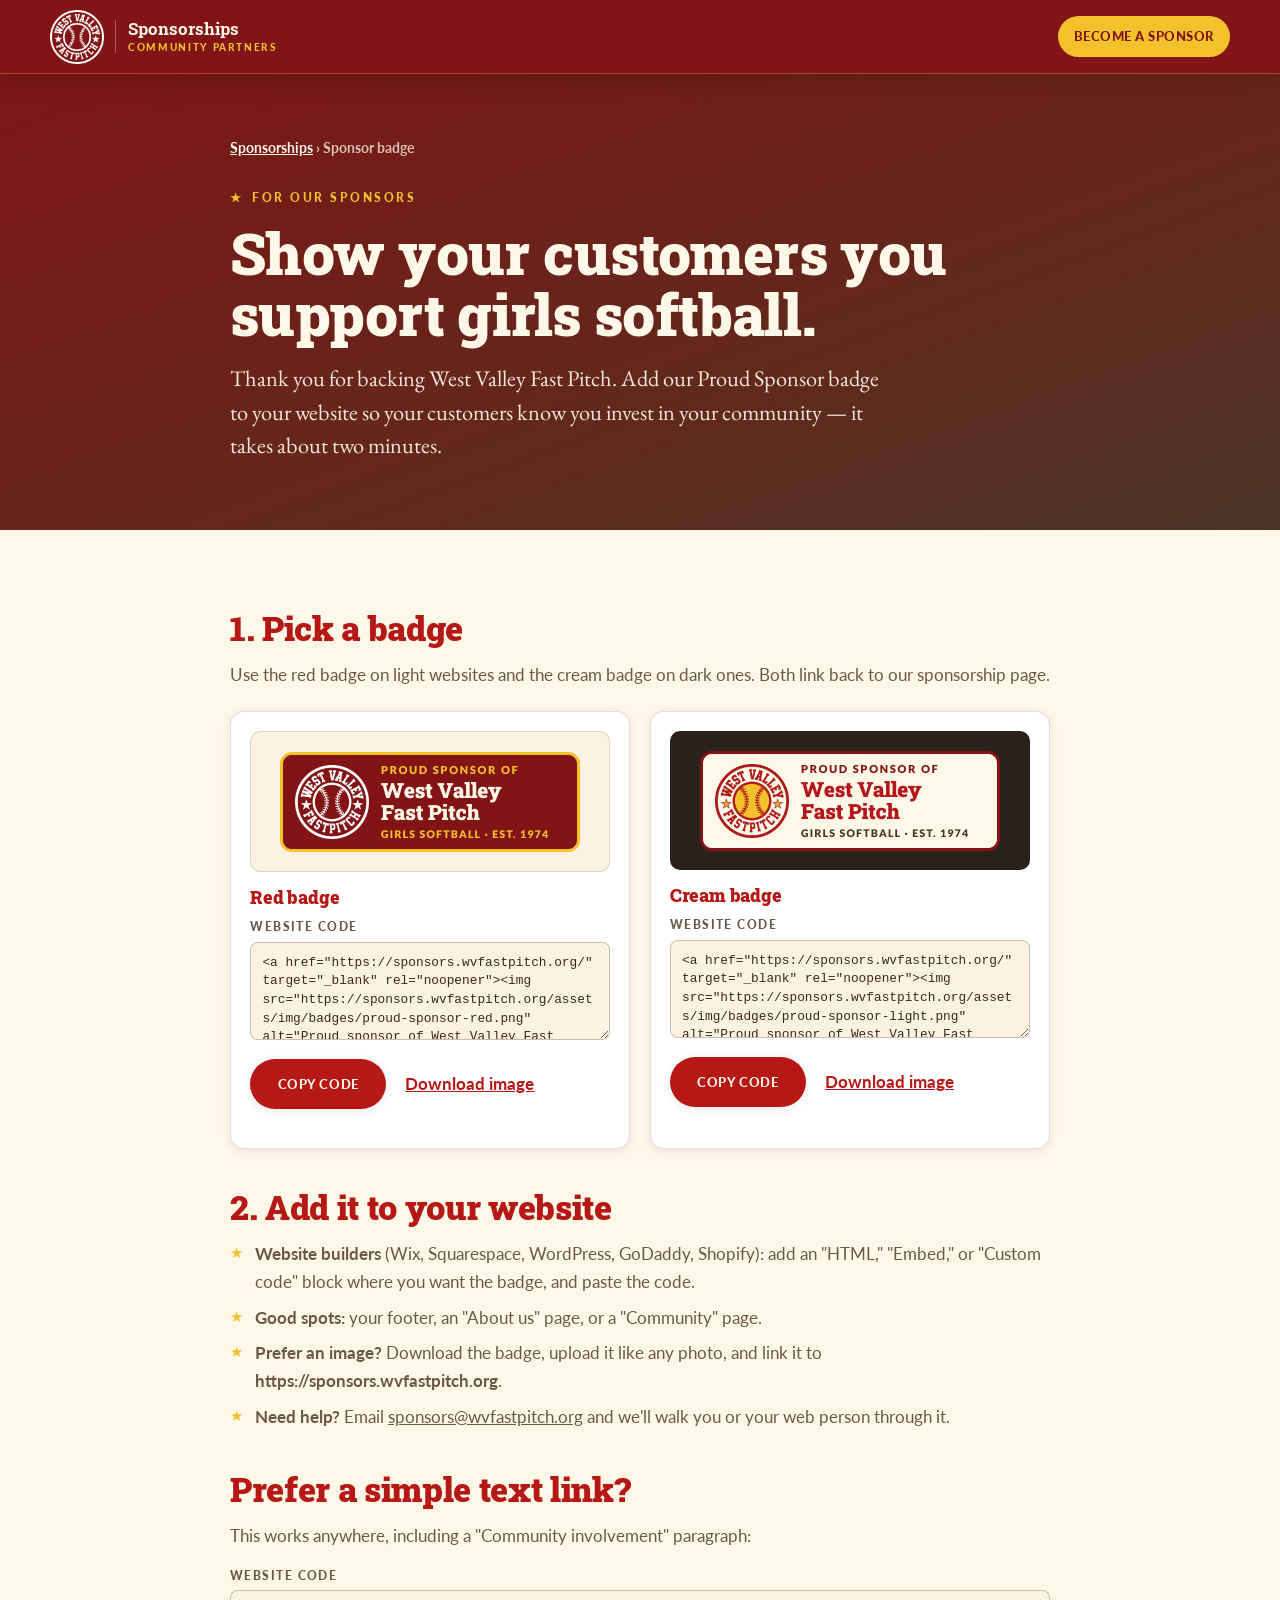
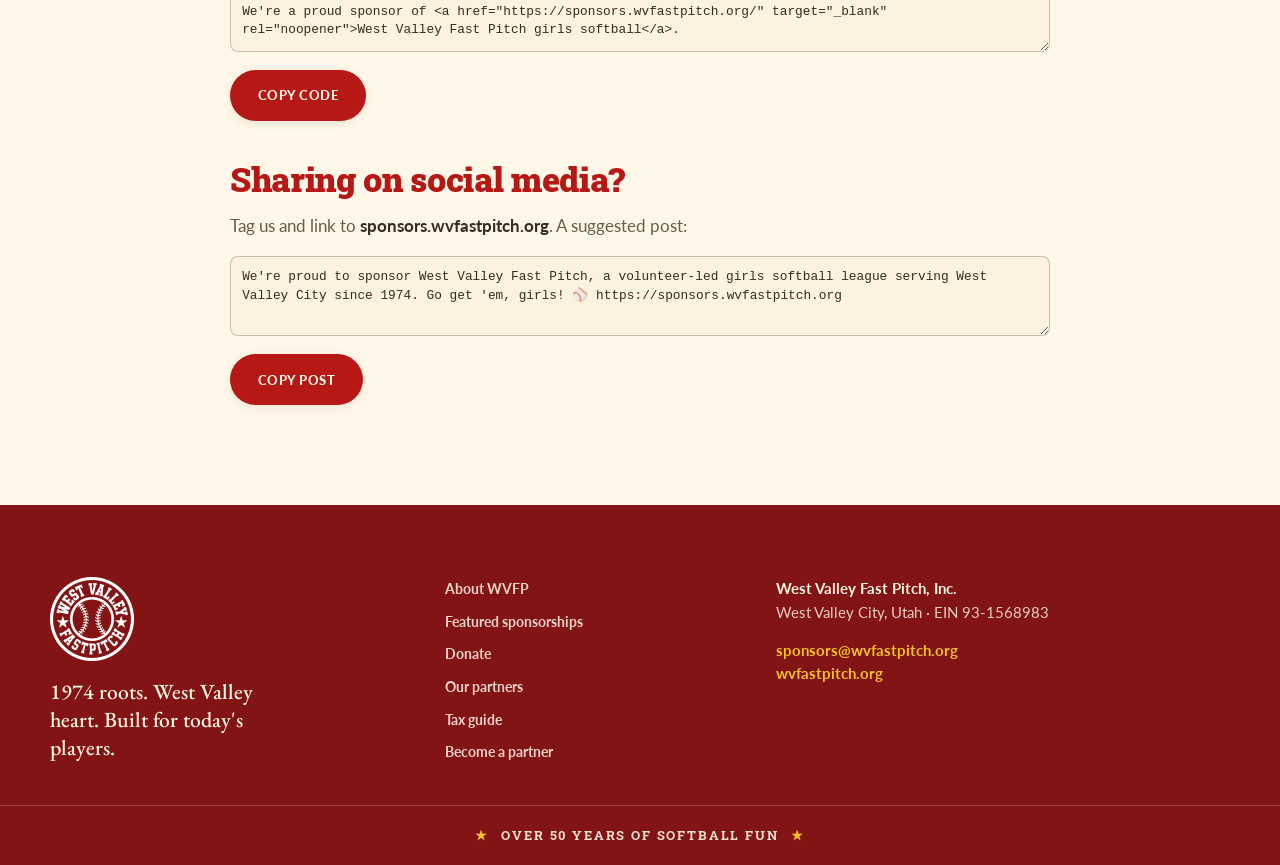
<file: sponsor-badge/index.html>
<!DOCTYPE html>
<html lang="en">
<head>
  <meta charset="UTF-8" />
  <meta name="viewport" content="width=device-width, initial-scale=1.0" />
  <title>Proud Sponsor Badge | West Valley Fast Pitch</title>
  <meta name="description" content="Show your support for West Valley Fast Pitch girls softball. Copy our Proud Sponsor badge onto your business website." />
  <meta name="robots" content="noindex" />
  <link rel="canonical" href="https://sponsors.wvfastpitch.org/sponsor-badge/" />

  <meta name="theme-color" content="#821415" />
  <link rel="icon" type="image/svg+xml" href="/assets/img/favicon.svg" />
  <link rel="icon" type="image/png" sizes="32x32" href="/assets/img/favicon-32.png" />
  <link rel="apple-touch-icon" href="/assets/img/favicon-180.png" />

  <link rel="preconnect" href="https://fonts.googleapis.com" />
  <link rel="preconnect" href="https://fonts.gstatic.com" crossorigin />
  <link href="https://fonts.googleapis.com/css2?family=Roboto+Slab:wght@500;700;900&family=EB+Garamond:ital,wght@0,500;0,600;1,500;1,600&family=Lato:ital,wght@0,400;0,700;0,900;1,400&display=swap" rel="stylesheet" />
  <link rel="stylesheet" href="/assets/css/styles.css" />
</head>
<body class="guide-page">

<a class="skip-link" href="#main">Skip to content</a>

<header class="site-header is-solid">
  <div class="wrap header-inner">
    <a class="brand-lockup" href="/" aria-label="West Valley Fast Pitch Sponsorships — home">
      <img src="/assets/img/logos/core-white-168.png" alt="" class="brand-lockup__mark" width="54" height="54" />
      <span class="brand-lockup__label">Sponsorships<small>Community Partners</small></span>
    </a>
    <a href="/#inquire" class="guide-header-cta">Become a Sponsor</a>
  </div>
</header>

<main id="main">
  <header class="guide-hero">
    <div class="wrap guide-wrap">
      <nav class="guide-crumbs" aria-label="Breadcrumb"><a href="/">Sponsorships</a> <span aria-hidden="true">›</span> Sponsor badge</nav>
      <p class="kicker">For our sponsors</p>
      <h1 class="guide-title">Show your customers you support girls softball.</h1>
      <p class="guide-lede">Thank you for backing West Valley Fast Pitch. Add our Proud Sponsor badge to your website so your customers know you invest in your community — it takes about two minutes.</p>
    </div>
  </header>

  <div class="section section--cream guide-body">
    <div class="wrap guide-wrap">

      <h2>1. Pick a badge</h2>
      <p>Use the red badge on light websites and the cream badge on dark ones. Both link back to our sponsorship page.</p>

      <div class="badge-options">
        <section class="badge-option">
          <div class="badge-option__preview badge-option__preview--light">
            <img src="/assets/img/badges/proud-sponsor-red.png" alt="Proud sponsor of West Valley Fast Pitch girls softball" width="300" height="100" />
          </div>
          <h3>Red badge</h3>
          <label class="badge-option__label" for="code-red">Website code</label>
          <textarea id="code-red" class="badge-code" rows="4" readonly><a href="https://sponsors.wvfastpitch.org/" target="_blank" rel="noopener"><img src="https://sponsors.wvfastpitch.org/assets/img/badges/proud-sponsor-red.png" alt="Proud sponsor of West Valley Fast Pitch girls softball" width="300" height="100" /></a></textarea>
          <div class="badge-option__actions">
            <button type="button" class="btn btn--primary" data-copy="code-red">Copy code</button>
            <a class="badge-option__download" href="/assets/img/badges/proud-sponsor-red.png" download>Download image</a>
          </div>
        </section>

        <section class="badge-option">
          <div class="badge-option__preview badge-option__preview--dark">
            <img src="/assets/img/badges/proud-sponsor-light.png" alt="Proud sponsor of West Valley Fast Pitch girls softball" width="300" height="100" />
          </div>
          <h3>Cream badge</h3>
          <label class="badge-option__label" for="code-light">Website code</label>
          <textarea id="code-light" class="badge-code" rows="4" readonly><a href="https://sponsors.wvfastpitch.org/" target="_blank" rel="noopener"><img src="https://sponsors.wvfastpitch.org/assets/img/badges/proud-sponsor-light.png" alt="Proud sponsor of West Valley Fast Pitch girls softball" width="300" height="100" /></a></textarea>
          <div class="badge-option__actions">
            <button type="button" class="btn btn--primary" data-copy="code-light">Copy code</button>
            <a class="badge-option__download" href="/assets/img/badges/proud-sponsor-light.png" download>Download image</a>
          </div>
        </section>
      </div>

      <h2>2. Add it to your website</h2>
      <ul class="checks">
        <li><strong>Website builders</strong> (Wix, Squarespace, WordPress, GoDaddy, Shopify): add an "HTML," "Embed," or "Custom code" block where you want the badge, and paste the code.</li>
        <li><strong>Good spots:</strong> your footer, an "About us" page, or a "Community" page.</li>
        <li><strong>Prefer an image?</strong> Download the badge, upload it like any photo, and link it to <strong>https://sponsors.wvfastpitch.org</strong>.</li>
        <li><strong>Need help?</strong> Email <a href="mailto:sponsors@wvfastpitch.org">sponsors@wvfastpitch.org</a> and we'll walk you or your web person through it.</li>
      </ul>

      <h2>Prefer a simple text link?</h2>
      <p>This works anywhere, including a "Community involvement" paragraph:</p>
      <label class="badge-option__label" for="code-text">Website code</label>
      <textarea id="code-text" class="badge-code" rows="2" readonly>We're a proud sponsor of <a href="https://sponsors.wvfastpitch.org/" target="_blank" rel="noopener">West Valley Fast Pitch girls softball</a>.</textarea>
      <div class="badge-option__actions">
        <button type="button" class="btn btn--primary" data-copy="code-text">Copy code</button>
      </div>

      <h2>Sharing on social media?</h2>
      <p>Tag us and link to <strong>sponsors.wvfastpitch.org</strong>. A suggested post:</p>
      <textarea id="code-social" class="badge-code" rows="3" readonly>We're proud to sponsor West Valley Fast Pitch, a volunteer-led girls softball league serving West Valley City since 1974. Go get 'em, girls! ⚾ https://sponsors.wvfastpitch.org</textarea>
      <div class="badge-option__actions">
        <button type="button" class="btn btn--primary" data-copy="code-social">Copy post</button>
      </div>
    </div>
  </div>
</main>

<footer class="site-footer">
  <div class="wrap footer-inner">
    <div class="footer-brand">
      <img src="/assets/img/logos/core-white-168.png" alt="West Valley Fast Pitch" width="84" height="84" loading="lazy" />
      <p class="footer-tag editorial">1974 roots. West Valley heart. Built for today's players.</p>
    </div>
    <nav class="footer-nav" aria-label="Footer">
      <a href="/#about">About WVFP</a>
      <a href="/#sponsorships">Featured sponsorships</a>
      <a href="/#community">Donate</a>
      <a href="/#partners">Our partners</a>
      <a href="/tax-deductible-sponsorship/">Tax guide</a>
      <a href="/#inquire">Become a partner</a>
    </nav>
    <div class="footer-meta">
      <p><strong>West Valley Fast Pitch, Inc.</strong><br />West Valley City, Utah · EIN 93-1568983</p>
      <p><a href="mailto:sponsors@wvfastpitch.org">sponsors@wvfastpitch.org</a><br /><a href="https://wvfastpitch.org">wvfastpitch.org</a></p>
    </div>
  </div>
  <div class="footer-rule"><span class="star" aria-hidden="true">★</span> Over 50 years of softball fun <span class="star" aria-hidden="true">★</span></div>
</footer>

<script>
  document.querySelectorAll("[data-copy]").forEach(function (btn) {
    btn.addEventListener("click", function () {
      var field = document.getElementById(btn.getAttribute("data-copy"));
      var label = btn.textContent;
      function done(ok) {
        btn.textContent = ok ? "Copied!" : "Select and copy";
        setTimeout(function () { btn.textContent = label; }, 2000);
      }
      field.select();
      if (navigator.clipboard) {
        navigator.clipboard.writeText(field.value).then(function () { done(true); }, function () { done(document.execCommand("copy")); });
      } else {
        done(document.execCommand("copy"));
      }
    });
  });
</script>
</body>
</html>
</file>
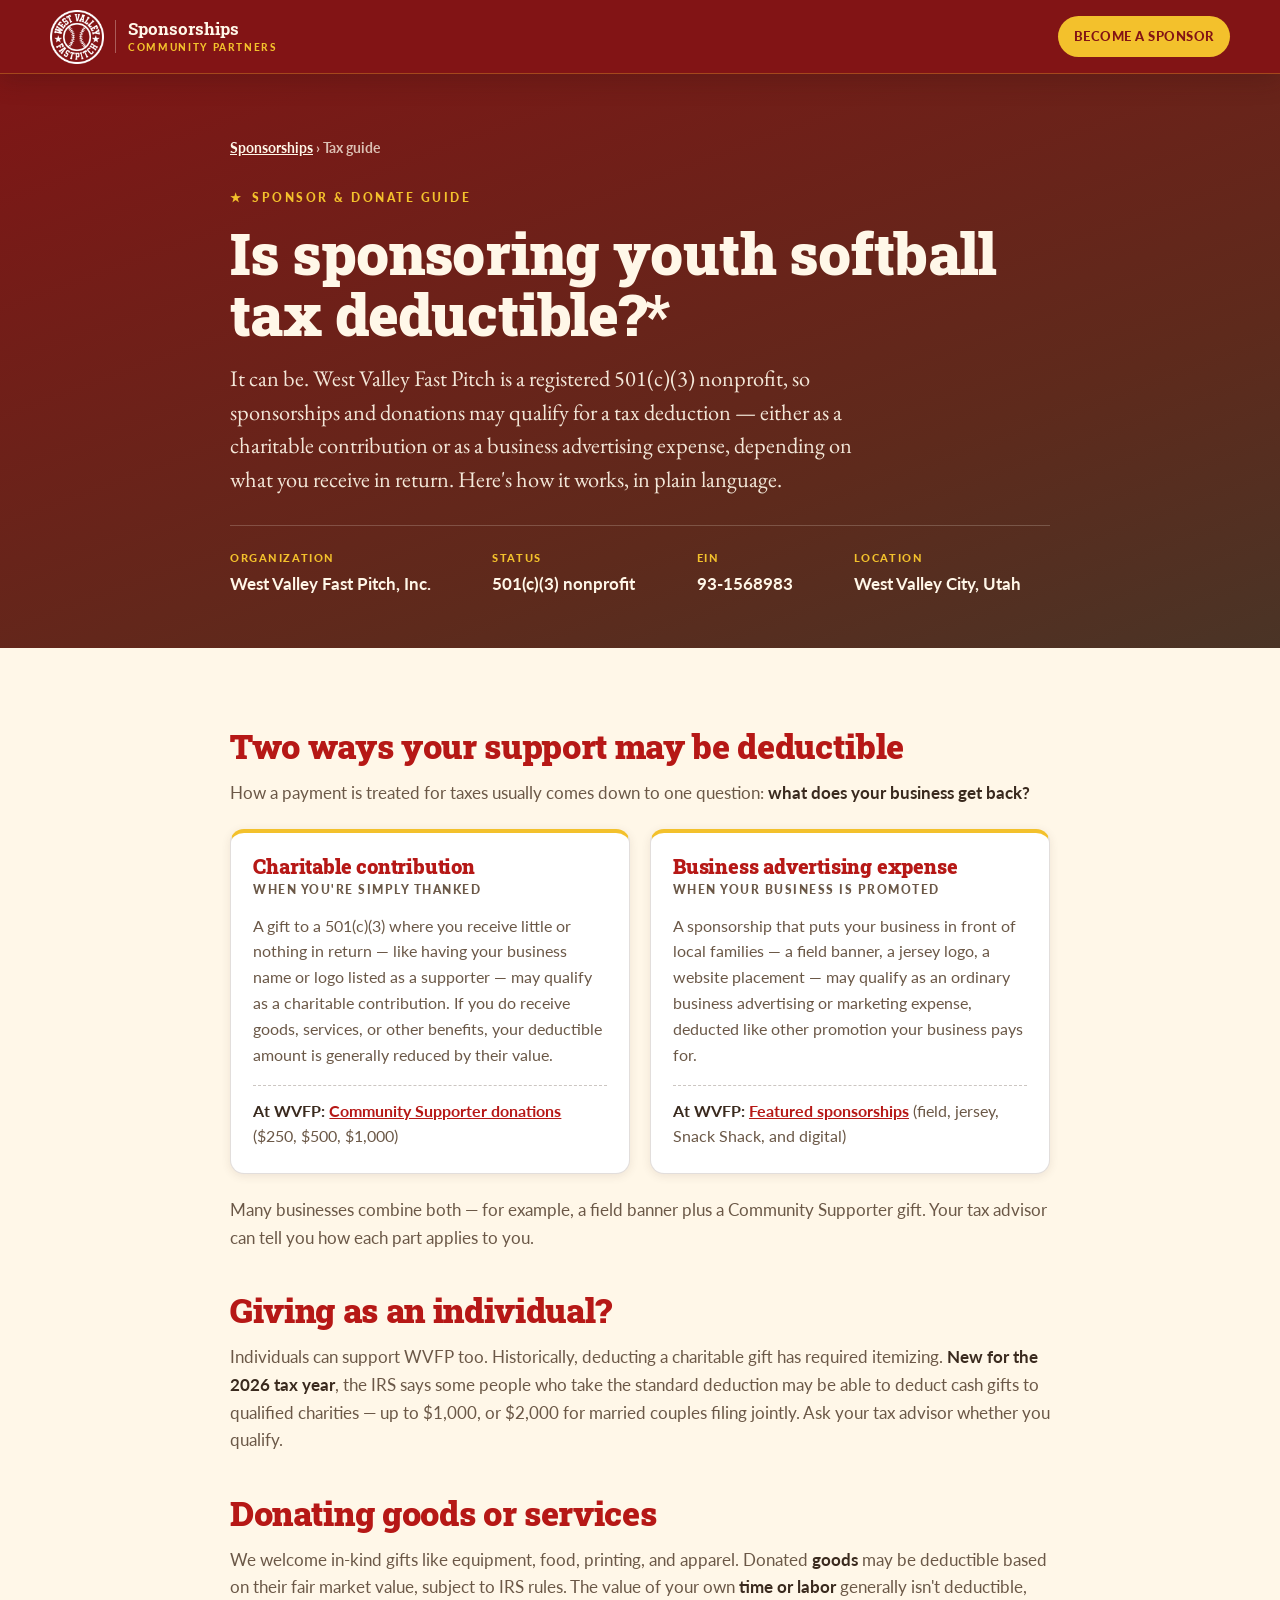
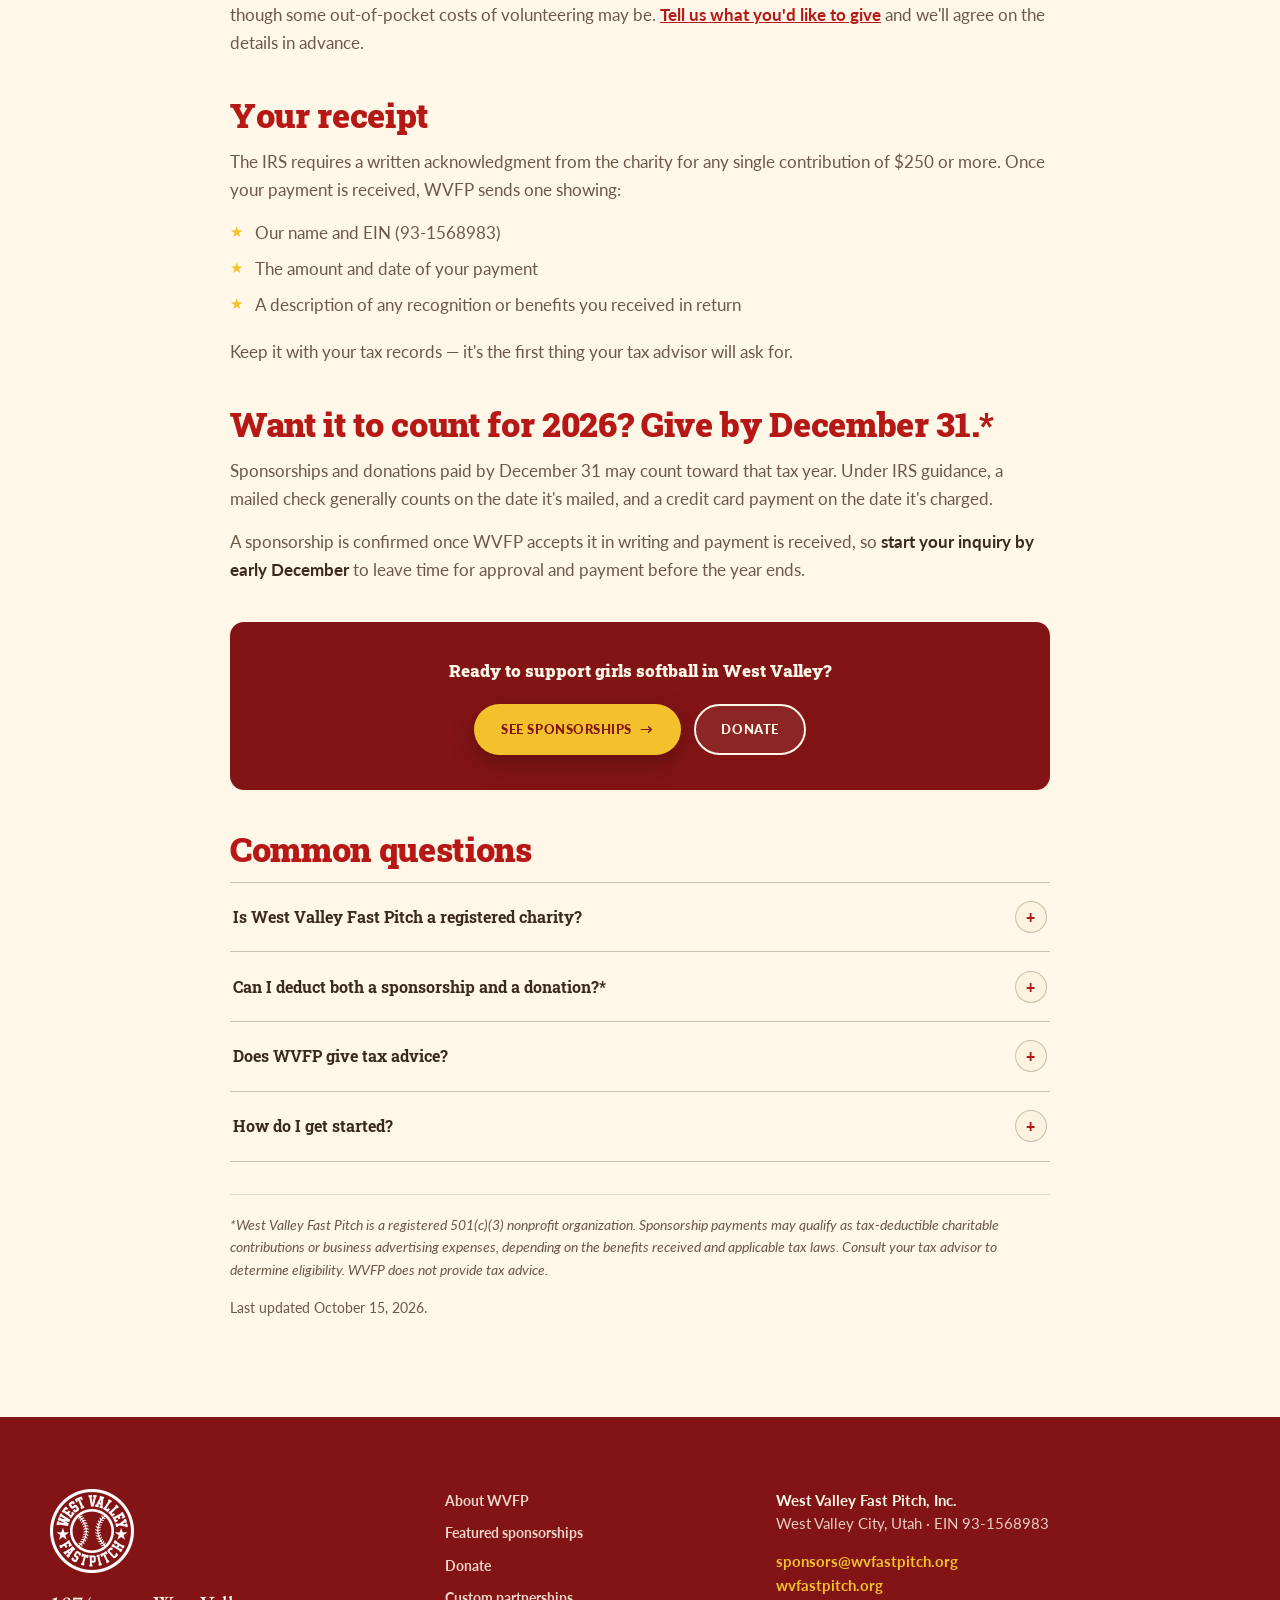
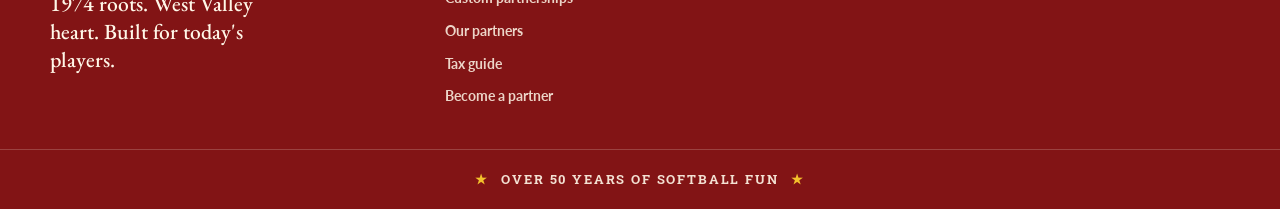
<file: tax-deductible-sponsorship/index.html>
<!DOCTYPE html>
<html lang="en">
<head>
  <meta charset="UTF-8" />
  <meta name="viewport" content="width=device-width, initial-scale=1.0" />
  <title>Is Sponsoring Youth Softball Tax Deductible? | WVFP</title>
  <meta name="description" content="How sponsorships and donations to West Valley Fast Pitch, a 501(c)(3) nonprofit in West Valley City, Utah, may qualify for a tax deduction — and how to give before December 31." />
  <link rel="canonical" href="https://sponsors.wvfastpitch.org/tax-deductible-sponsorship/" />

  <meta property="og:title" content="Is sponsoring youth softball tax deductible?" />
  <meta property="og:description" content="A plain-language guide to sponsorships and donations for West Valley Fast Pitch, a 501(c)(3) girls softball league in West Valley City, Utah." />
  <meta property="og:type" content="article" />
  <meta property="og:site_name" content="West Valley Fast Pitch" />
  <meta property="og:url" content="https://sponsors.wvfastpitch.org/tax-deductible-sponsorship/" />
  <meta property="og:image" content="https://sponsors.wvfastpitch.org/assets/img/photos/hero.jpg" />
  <meta property="og:image:width" content="1536" />
  <meta property="og:image:height" content="768" />
  <meta property="og:image:alt" content="A West Valley Fast Pitch game at sunset with families watching from the outfield grass." />
  <meta name="twitter:card" content="summary_large_image" />

  <meta name="theme-color" content="#821415" />
  <link rel="icon" type="image/svg+xml" href="/assets/img/favicon.svg" />
  <link rel="icon" type="image/png" sizes="32x32" href="/assets/img/favicon-32.png" />
  <link rel="apple-touch-icon" href="/assets/img/favicon-180.png" />

  <link rel="preconnect" href="https://fonts.googleapis.com" />
  <link rel="preconnect" href="https://fonts.gstatic.com" crossorigin />
  <link href="https://fonts.googleapis.com/css2?family=Roboto+Slab:wght@500;700;900&family=EB+Garamond:ital,wght@0,500;0,600;1,500;1,600&family=Lato:ital,wght@0,400;0,700;0,900;1,400&display=swap" rel="stylesheet" />
  <link rel="stylesheet" href="/assets/css/styles.css" />

  <script type="application/ld+json">
  {
    "@context": "https://schema.org",
    "@graph": [
      {
        "@type": "Article",
        "@id": "https://sponsors.wvfastpitch.org/tax-deductible-sponsorship/#article",
        "headline": "Is sponsoring youth softball tax deductible?",
        "description": "How sponsorships and donations to West Valley Fast Pitch, a 501(c)(3) nonprofit in West Valley City, Utah, may qualify for a tax deduction.",
        "url": "https://sponsors.wvfastpitch.org/tax-deductible-sponsorship/",
        "image": "https://sponsors.wvfastpitch.org/assets/img/photos/hero.jpg",
        "datePublished": "2026-10-15",
        "dateModified": "2026-10-15",
        "inLanguage": "en-US",
        "author": { "@id": "https://wvfastpitch.org/#organization" },
        "publisher": { "@id": "https://wvfastpitch.org/#organization" }
      },
      {
        "@type": "NGO",
        "@id": "https://wvfastpitch.org/#organization",
        "name": "West Valley Fast Pitch, Inc.",
        "url": "https://wvfastpitch.org",
        "logo": "https://sponsors.wvfastpitch.org/assets/img/logos/core-color.png",
        "nonprofitStatus": "Nonprofit501c3",
        "taxID": "93-1568983"
      },
      {
        "@type": "BreadcrumbList",
        "itemListElement": [
          { "@type": "ListItem", "position": 1, "name": "Sponsorships", "item": "https://sponsors.wvfastpitch.org/" },
          { "@type": "ListItem", "position": 2, "name": "Tax-deductible sponsorship guide", "item": "https://sponsors.wvfastpitch.org/tax-deductible-sponsorship/" }
        ]
      }
    ]
  }
  </script>
</head>
<body class="guide-page">

<a class="skip-link" href="#main">Skip to content</a>

<header class="site-header is-solid">
  <div class="wrap header-inner">
    <a class="brand-lockup" href="/" aria-label="West Valley Fast Pitch Sponsorships — home">
      <img src="/assets/img/logos/core-white-168.png" alt="" class="brand-lockup__mark" width="54" height="54" />
      <span class="brand-lockup__label">Sponsorships<small>Community Partners</small></span>
    </a>
    <a href="/#inquire" class="guide-header-cta">Become a Sponsor</a>
  </div>
</header>

<main id="main">

<article>
  <header class="guide-hero">
    <div class="wrap guide-wrap">
      <nav class="guide-crumbs" aria-label="Breadcrumb"><a href="/">Sponsorships</a> <span aria-hidden="true">›</span> Tax guide</nav>
      <p class="kicker">Sponsor &amp; donate guide</p>
      <h1 class="guide-title">Is sponsoring youth softball tax deductible?*</h1>
      <p class="guide-lede">It can be. West Valley Fast Pitch is a registered 501(c)&#8288;(3) nonprofit, so sponsorships and donations may qualify for a tax deduction — either as a charitable contribution or as a business advertising expense, depending on what you receive in return. Here's how it works, in plain language.</p>
      <dl class="guide-facts">
        <div><dt>Organization</dt><dd>West Valley Fast Pitch, Inc.</dd></div>
        <div><dt>Status</dt><dd>501(c)&#8288;(3) nonprofit</dd></div>
        <div><dt>EIN</dt><dd>93-1568983</dd></div>
        <div><dt>Location</dt><dd>West Valley City, Utah</dd></div>
      </dl>
    </div>
  </header>

  <div class="section section--cream guide-body">
    <div class="wrap guide-wrap">

      <h2>Two ways your support may be deductible</h2>
      <p>How a payment is treated for taxes usually comes down to one question: <strong>what does your business get back?</strong></p>

      <div class="guide-compare">
        <section class="guide-card">
          <h3>Charitable contribution</h3>
          <p class="guide-card__when">When you're simply thanked</p>
          <p>A gift to a 501(c)&#8288;(3) where you receive little or nothing in return — like having your business name or logo listed as a supporter — may qualify as a charitable contribution. If you do receive goods, services, or other benefits, your deductible amount is generally reduced by their value.</p>
          <p class="guide-card__fit"><strong>At WVFP:</strong> <a href="/#community">Community Supporter donations</a> ($250, $500, $1,000)</p>
        </section>
        <section class="guide-card">
          <h3>Business advertising expense</h3>
          <p class="guide-card__when">When your business is promoted</p>
          <p>A sponsorship that puts your business in front of local families — a field banner, a jersey logo, a website placement — may qualify as an ordinary business advertising or marketing expense, deducted like other promotion your business pays for.</p>
          <p class="guide-card__fit"><strong>At WVFP:</strong> <a href="/#sponsorships">Featured sponsorships</a> (field, jersey, Snack Shack, and digital)</p>
        </section>
      </div>

      <p>Many businesses combine both — for example, a field banner plus a Community Supporter gift. Your tax advisor can tell you how each part applies to you.</p>

      <h2>Giving as an individual?</h2>
      <p>Individuals can support WVFP too. Historically, deducting a charitable gift has required itemizing. <strong>New for the 2026 tax year</strong>, the IRS says some people who take the standard deduction may be able to deduct cash gifts to qualified charities — up to $1,000, or $2,000 for married couples filing jointly. Ask your tax advisor whether you qualify.</p>

      <h2>Donating goods or services</h2>
      <p>We welcome in-kind gifts like equipment, food, printing, and apparel. Donated <strong>goods</strong> may be deductible based on their fair market value, subject to IRS rules. The value of your own <strong>time or labor</strong> generally isn't deductible, though some out-of-pocket costs of volunteering may be. <a href="/#inquire">Tell us what you'd like to give</a> and we'll agree on the details in advance.</p>

      <h2>Your receipt</h2>
      <p>The IRS requires a written acknowledgment from the charity for any single contribution of $250 or more. Once your payment is received, WVFP sends one showing:</p>
      <ul class="checks">
        <li>Our name and EIN (93-1568983)</li>
        <li>The amount and date of your payment</li>
        <li>A description of any recognition or benefits you received in return</li>
      </ul>
      <p>Keep it with your tax records — it's the first thing your tax advisor will ask for.</p>

      <h2 id="year-end">Want it to count for 2026? Give by December 31.*</h2>
      <p>Sponsorships and donations paid by December 31 may count toward that tax year. Under IRS guidance, a mailed check generally counts on the date it's mailed, and a credit card payment on the date it's charged.</p>
      <p>A sponsorship is confirmed once WVFP accepts it in writing and payment is received, so <strong>start your inquiry by early December</strong> to leave time for approval and payment before the year ends.</p>

      <div class="guide-cta">
        <p class="guide-cta__title">Ready to support girls softball in West Valley?</p>
        <div class="guide-cta__actions">
          <a href="/#sponsorships" class="btn btn--gold">See sponsorships <span aria-hidden="true">→</span></a>
          <a href="/#community" class="btn btn--ghost">Donate</a>
        </div>
      </div>

      <h2>Common questions</h2>
      <div class="faq guide-faq">
        <details>
          <summary>Is West Valley Fast Pitch a registered charity?</summary>
          <p>Yes. West Valley Fast Pitch, Inc. is a 501(c)(3) nonprofit organization, EIN 93-1568983, serving girls softball families in West Valley City and across the west side of the Salt Lake Valley since 1974.</p>
        </details>
        <details>
          <summary>Can I deduct both a sponsorship and a donation?*</summary>
          <p>Possibly. They're separate payments with different purposes, so a featured sponsorship may qualify as a business expense while a Community Supporter donation may qualify as a charitable contribution. Your tax advisor can confirm how to treat each one.</p>
        </details>
        <details>
          <summary>Does WVFP give tax advice?</summary>
          <p>No. This guide explains general rules in plain language so you know what to ask. Every business and household is different — please consult your tax advisor before relying on any deduction.</p>
        </details>
        <details>
          <summary>How do I get started?</summary>
          <p>Choose a sponsorship or donation level on our sponsorship page and send a short inquiry. Our sponsorship team will follow up to confirm details, payment, and your receipt.</p>
        </details>
      </div>

      <p class="guide-note" id="tax-note">*West Valley Fast Pitch is a registered 501(c)&#8288;(3) nonprofit organization. Sponsorship payments may qualify as tax-deductible charitable contributions or business advertising expenses, depending on the benefits received and applicable tax laws. Consult your tax advisor to determine eligibility. WVFP does not provide tax advice.</p>
      <p class="guide-updated">Last updated October 15, 2026.</p>
    </div>
  </div>
</article>

</main>

<footer class="site-footer">
  <div class="wrap footer-inner">
    <div class="footer-brand">
      <img src="/assets/img/logos/core-white-168.png" alt="West Valley Fast Pitch" width="84" height="84" loading="lazy" />
      <p class="footer-tag editorial">1974 roots. West Valley heart. Built for today's players.</p>
    </div>
    <nav class="footer-nav" aria-label="Footer">
      <a href="/#about">About WVFP</a>
      <a href="/#sponsorships">Featured sponsorships</a>
      <a href="/#community">Donate</a>
      <a href="/#custom">Custom partnerships</a>
      <a href="/#partners">Our partners</a>
      <a href="/tax-deductible-sponsorship/">Tax guide</a>
      <a href="/#inquire">Become a partner</a>
    </nav>
    <div class="footer-meta">
      <p><strong>West Valley Fast Pitch, Inc.</strong><br />West Valley City, Utah · EIN 93-1568983</p>
      <p><a href="mailto:sponsors@wvfastpitch.org">sponsors@wvfastpitch.org</a><br /><a href="https://wvfastpitch.org">wvfastpitch.org</a></p>
    </div>
  </div>
  <div class="footer-rule"><span class="star" aria-hidden="true">★</span> Over 50 years of softball fun <span class="star" aria-hidden="true">★</span></div>
</footer>

</body>
</html>
</file>
<file: assets/css/styles.css>
/* ============================================================
   West Valley Fast Pitch — Sponsorships
   Built on the WVFP brand system (brand.wvfastpitch.org):
   Roboto Slab · EB Garamond · Lato, red / cream / gold core.
   ============================================================ */

:root {
  /* Brand palette */
  --gold:        #F3C12C;
  --gold-hi:     #ffd34d;
  --red:         #B61816;
  --deep-red:    #821415;
  --cream:       #FFF7E8;
  --heritage:    #E3D2AE;
  --brown:       #4A3426;
  --teal:        #2E6B6A;

  /* Working tokens */
  --ink:         #3A2A1E;
  --ink-soft:    #6b5847;
  --paper:       #FBF2DF;
  --line:        rgba(74, 52, 38, 0.16);
  --line-strong: rgba(74, 52, 38, 0.28);

  /* Community tier accents — restrained metal tones */
  --bronze:      #A0663A;
  --silver:      #8C8A84;

  --f-display: "Roboto Slab", Georgia, serif;
  --f-editorial: "EB Garamond", Georgia, serif;
  --f-body: "Lato", "Helvetica Neue", Arial, sans-serif;

  --wrap: 1180px;
  --gutter: clamp(1rem, 4vw, 2.75rem);
  --radius: 14px;
  --shadow-sm: 0 2px 10px rgba(74,52,38,.10);
  --shadow-md: 0 14px 34px rgba(74,52,38,.16);
  --shadow-lg: 0 26px 60px rgba(74,52,38,.24);

  --header-h: 74px;
}

/* ---------- Reset / base ---------- */
*,*::before,*::after { box-sizing: border-box; }
html { scroll-behavior: smooth; scroll-padding-top: calc(var(--header-h) + 12px); -webkit-text-size-adjust: 100%; }
@media (prefers-reduced-motion: reduce) { html { scroll-behavior: auto; } }

body {
  margin: 0;
  font-family: var(--f-body);
  font-size: 17px;
  line-height: 1.6;
  color: var(--ink);
  background: var(--cream);
  -webkit-font-smoothing: antialiased;
  text-rendering: optimizeLegibility;
  overflow-x: hidden;
}
body.dlg-open { overflow: hidden; }

img { max-width: 100%; height: auto; display: block; }
picture { display: contents; }
a { color: inherit; }
h1,h2,h3,h4 { margin: 0; font-family: var(--f-display); font-weight: 900; line-height: 1.06; color: var(--red); letter-spacing: -.01em; }
p { margin: 0 0 1rem; }
ul,ol { margin: 0; padding: 0; list-style: none; }

.wrap { width: min(var(--wrap), 100% - (var(--gutter) * 2)); margin-inline: auto; }
.editorial { font-family: var(--f-editorial); }
.star { color: var(--gold); }
.visually-hidden { position: absolute !important; width: 1px; height: 1px; overflow: hidden; clip: rect(0 0 0 0); white-space: nowrap; }

.skip-link {
  position: absolute; left: -999px; top: 0; z-index: 200;
  background: var(--red); color: var(--cream); padding: .7rem 1.1rem; border-radius: 0 0 8px 0;
  font-weight: 700; font-size: .9rem;
}
.skip-link:focus { left: 0; }

a:focus-visible, button:focus-visible, summary:focus-visible, input:focus-visible + span {
  outline: 3px solid var(--gold); outline-offset: 2px; border-radius: 4px;
}

/* Shared documentary photo treatment: warm, lightly filmic, never "vintage filter" */
.photo { filter: saturate(.94) contrast(1.02) sepia(.06); }

/* ============================================================
   HEADER
   ============================================================ */
.site-header {
  position: fixed; inset: 0 0 auto 0; z-index: 100; height: var(--header-h);
  display: flex; align-items: center; background: var(--deep-red);
  border-bottom: 1px solid rgba(243,193,44,.30); transition: box-shadow .3s ease;
}
.site-header.is-solid { box-shadow: 0 6px 24px rgba(58,20,15,.30); }
.header-inner { display: flex; align-items: center; justify-content: space-between; gap: 1rem; }

.brand-lockup { display: flex; align-items: center; gap: .7rem; text-decoration: none; color: var(--cream); }
.brand-lockup__mark { width: 54px; height: 54px; }
.brand-lockup__label {
  font-family: var(--f-display); font-weight: 700; font-size: 1.06rem; color: var(--cream);
  border-left: 1px solid rgba(255,247,232,.32); padding-left: .75rem; line-height: 1.1;
  display: flex; flex-direction: column;
}
.brand-lockup__label small { font-family: var(--f-body); font-weight: 900; font-size: .64rem; letter-spacing: .16em; text-transform: uppercase; color: var(--gold); margin-top: .2rem; }

.primary-nav { display: flex; align-items: center; gap: .2rem; }
.primary-nav a {
  text-decoration: none; color: var(--cream); font-weight: 700; font-size: .8rem;
  letter-spacing: .05em; text-transform: uppercase; padding: .5rem .62rem; border-radius: 8px;
  position: relative; transition: color .2s ease, background .2s ease; white-space: nowrap;
}
.primary-nav a::after {
  content: ""; position: absolute; left: .62rem; right: .62rem; bottom: .28rem; height: 2px;
  background: var(--gold); transform: scaleX(0); transform-origin: left; transition: transform .25s ease;
}
.primary-nav a:hover::after, .primary-nav a.is-active::after { transform: scaleX(1); }
.primary-nav a.is-active:not(.nav-cta) { color: var(--gold); }
.primary-nav .nav-cta { background: var(--gold); color: var(--deep-red); margin-left: .5rem; padding: .62rem 1rem; border-radius: 999px; font-weight: 900; }
.primary-nav .nav-cta::after { display: none; }
.primary-nav .nav-cta:hover { background: var(--gold-hi); }
.primary-nav .nav-cta.is-active { box-shadow: inset 0 0 0 2px var(--deep-red); }

.nav-toggle {
  display: none; flex-direction: column; justify-content: center; gap: 5px; width: 44px; height: 44px;
  background: none; border: 0; cursor: pointer; padding: 10px; border-radius: 8px;
}
.nav-toggle span { height: 2.5px; background: var(--cream); border-radius: 2px; transition: transform .3s ease, opacity .2s ease; }
.nav-toggle[aria-expanded="true"] span:nth-child(1) { transform: translateY(7.5px) rotate(45deg); }
.nav-toggle[aria-expanded="true"] span:nth-child(2) { opacity: 0; }
.nav-toggle[aria-expanded="true"] span:nth-child(3) { transform: translateY(-7.5px) rotate(-45deg); }

/* ============================================================
   BUTTONS
   ============================================================ */
.btn {
  display: inline-flex; align-items: center; justify-content: center; gap: .5rem; cursor: pointer;
  font-family: var(--f-body); font-weight: 900; letter-spacing: .04em; text-transform: uppercase;
  font-size: .84rem; line-height: 1.2; padding: .95rem 1.6rem; border-radius: 999px; text-decoration: none; text-align: center;
  border: 2px solid transparent; transition: transform .18s ease, background .2s ease, color .2s ease, box-shadow .2s ease, border-color .2s ease;
}
.btn:hover { transform: translateY(-2px); }
.btn:active { transform: translateY(0); }
.btn--primary { background: var(--red); color: var(--cream); box-shadow: var(--shadow-sm); }
.btn--primary:hover { background: var(--deep-red); box-shadow: var(--shadow-md); }
.btn--gold { background: var(--gold); color: var(--deep-red); box-shadow: 0 8px 24px rgba(0,0,0,.25); }
.btn--gold:hover { background: var(--gold-hi); }
.btn--outline { background: transparent; color: var(--deep-red); border-color: var(--deep-red); }
.btn--outline:hover { background: var(--deep-red); color: var(--cream); }
.btn--block { width: 100%; }
.btn--lg { padding: 1.1rem 1.9rem; font-size: .9rem; }
.btn:disabled { opacity: .6; cursor: progress; transform: none; }

/* ============================================================
   HERO
   ============================================================ */
.hero {
  position: relative; isolation: isolate; color: var(--cream); overflow: hidden;
  padding: calc(var(--header-h) + clamp(3rem, 8vw, 6rem)) 0 clamp(2.2rem, 4vw, 3rem);
}
.hero__bg { position: absolute; inset: 0; z-index: -1; }
.hero__bg img { width: 100%; height: 100%; object-fit: cover; object-position: 65% 60%; filter: saturate(.95) sepia(.08); }
/* Dark, uncluttered left side for copy; subjects stay visible center-right */
.hero__bg::after {
  content: ""; position: absolute; inset: 0;
  background:
    linear-gradient(90deg, rgba(64,18,14,.95) 0%, rgba(92,22,18,.84) 38%, rgba(74,52,38,.38) 75%, rgba(74,52,38,.25) 100%),
    linear-gradient(0deg, rgba(40,14,10,.75) 0%, transparent 50%);
}
.hero__kicker {
  font-weight: 900; text-transform: uppercase; letter-spacing: .18em; font-size: .8rem;
  color: var(--gold); margin: 0 0 1.2rem; display: inline-flex; align-items: center; gap: .5rem;
}
/* Two lines exactly: each phrase stays on one line, so the size scales with the viewport */
.hero__title { color: var(--cream); font-size: clamp(1.6rem, 8.4vw, 4.9rem); line-height: .98; margin: 0 0 1.3rem; }
.hero__line { display: block; white-space: nowrap; }
.hero__line--accent { color: var(--gold); }
.hero__lede { font-family: var(--f-editorial); font-size: clamp(1.15rem, 2vw, 1.45rem); line-height: 1.5; max-width: 46ch; color: rgba(255,247,232,.92); margin: 0 0 clamp(2rem, 5vw, 3.2rem); }

.hero__actions { display: flex; flex-wrap: wrap; gap: .9rem; margin-bottom: 1.3rem; }
.btn--ghost { background: rgba(255,247,232,.08); color: var(--cream); border-color: var(--cream); }
.btn--ghost:hover { background: var(--cream); color: var(--deep-red); }
.hero__meta { margin: 0; font-size: .92rem; font-weight: 700; color: rgba(255,247,232,.82); letter-spacing: .01em; }
.hero__meta span { color: var(--gold); margin: 0 .35rem; }

/* Seasonal promo bar (under the hero) */
.promo-bar { background: var(--gold); color: var(--deep-red); font-size: .92rem; }
.promo-bar__inner { display: flex; align-items: center; justify-content: space-between; gap: .6rem 1.6rem; padding: .85rem 0; flex-wrap: wrap; }
.promo-bar p { margin: 0; line-height: 1.45; flex: 1 1 520px; }
.promo-bar strong { font-weight: 900; }
.promo-bar__cta { flex: none; font-weight: 900; font-size: .78rem; letter-spacing: .06em; text-transform: uppercase; text-decoration: none; color: var(--cream); background: var(--deep-red); padding: .55rem 1.1rem; border-radius: 999px; }
.promo-bar__cta:hover { background: var(--red); }

/* Proposed-pricing note (removed when pricingStatus is "approved") */
.pricing-note { font-size: .88rem; color: var(--ink-soft); background: rgba(243,193,44,.16); border-left: 4px solid var(--gold); border-radius: 0 8px 8px 0; padding: .65rem 1rem; margin: -1.2rem 0 1.8rem; max-width: 80ch; }
.pricing-note strong { color: var(--deep-red); }

/* ============================================================
   SECTION SCAFFOLD
   ============================================================ */
.section { padding: clamp(3.6rem, 9vh, 6.5rem) 0; position: relative; }
.section--cream { background: var(--cream); }
.section--paper { background: var(--paper); }
.section--brown { background: var(--brown); color: #f3e6d2; }
.section--red { background: var(--red); color: var(--cream); }

.section-head { max-width: 760px; margin-bottom: clamp(2.2rem, 5vw, 3.2rem); }
.section-head--split { max-width: none; display: grid; grid-template-columns: 1.1fr .9fr; gap: 1rem 3rem; align-items: end; }
.section-head--split .section-title { margin-bottom: 0; }
.section-head--split .section-intro { margin: 0; }
.kicker {
  font-weight: 900; text-transform: uppercase; letter-spacing: .2em; font-size: .78rem;
  color: var(--red); margin: 0 0 .9rem; display: inline-flex; align-items: center;
}
.kicker::before { content: "★"; margin-right: .55rem; color: var(--gold); }
.section--brown .kicker, .section--red .kicker, .closer .kicker { color: var(--gold); }
.section-title { font-size: clamp(2.05rem, 5vw, 3.4rem); margin: 0 0 1.1rem; }
.section--brown .section-title, .section--red .section-title { color: var(--cream); }
.section-intro strong { color: var(--ink); font-weight: 600; }
.section-intro { font-size: clamp(1.12rem, 2vw, 1.3rem); line-height: 1.55; color: var(--ink-soft); max-width: 58ch; }
.section--brown .section-intro, .section--red .section-intro { color: rgba(255,247,232,.9); }

.eyebrow { font-weight: 900; text-transform: uppercase; letter-spacing: .16em; font-size: .74rem; color: var(--red); margin: 0 0 .7rem; }
.eyebrow--onred { color: var(--gold); }
.note { color: var(--ink-soft); font-size: .95rem; margin: 1.2rem 0 0; }
.fineprint { color: var(--ink-soft); font-size: .82rem; font-style: italic; margin: 1.6rem 0 0; }

/* Star checklist */
.checks { display: grid; gap: .5rem; }
.checks li { position: relative; padding-left: 1.55rem; font-size: .95rem; line-height: 1.45; }
.checks li::before { content: "★"; position: absolute; left: 0; top: 0; color: var(--gold); font-size: .95rem; }

/* ============================================================
   ABOUT
   ============================================================ */
.impact { display: grid; grid-template-columns: 1.15fr .85fr; gap: clamp(2rem, 5vw, 4.5rem); align-items: center; }
.impact > * { min-width: 0; }
.impact__copy > p:not(.kicker):not(.section-intro) { color: var(--ink); max-width: 58ch; }
.impact__photo { margin: 0; position: relative; }
.impact__photo img { border-radius: var(--radius); box-shadow: var(--shadow-lg); width: 100%; aspect-ratio: 4 / 5; object-fit: cover; }
.impact__photo figcaption {
  position: absolute; left: -1rem; bottom: 1.4rem; background: var(--red); color: var(--cream);
  font-family: var(--f-display); font-weight: 900; font-size: 1.15rem; padding: .7rem 1.2rem; border-radius: 10px; box-shadow: var(--shadow-md);
}

.facts { display: grid; grid-template-columns: repeat(3, 1fr); gap: .8rem; margin-top: 1.8rem; }
.facts li { border-top: 4px solid var(--red); padding-top: .7rem; }
.facts li:nth-child(2) { border-top-color: var(--gold); }
.facts li:nth-child(3) { border-top-color: var(--teal); }
.facts strong { display: block; font-family: var(--f-display); font-weight: 900; color: var(--red); font-size: clamp(1.6rem, 3vw, 2.1rem); line-height: 1.1; }
.facts span { color: var(--ink-soft); font-size: .88rem; font-weight: 700; }

/* Audience reach band (top of Featured Sponsorships) */
.reach { background: var(--deep-red); color: var(--cream); border-radius: var(--radius); padding: clamp(1.4rem, 3.5vw, 2.2rem) clamp(1.2rem, 3.5vw, 2.4rem); margin: 0 0 clamp(2rem, 5vw, 3rem); box-shadow: var(--shadow-md); }
.reach__title { font-weight: 900; font-size: .78rem; letter-spacing: .16em; text-transform: uppercase; color: var(--gold); margin: 0 0 1.1rem; }
.reach__title::before { content: "★"; margin-right: .55rem; }
.reach__stats { list-style: none; margin: 0; padding: 0; display: grid; grid-template-columns: repeat(4, 1fr); gap: 1.2rem 1.6rem; }
.reach__stats li { border-left: 3px solid var(--gold); padding-left: .9rem; }
.reach__stats strong { display: block; font-family: var(--f-display); font-weight: 900; color: var(--cream); font-size: clamp(1.9rem, 4vw, 2.8rem); line-height: 1.05; }
.reach__stats span { display: block; margin-top: .3rem; font-size: .9rem; font-weight: 700; line-height: 1.35; color: rgba(255,247,232,.85); }
.reach__note { margin: 1.2rem 0 0; font-size: .8rem; font-style: italic; color: rgba(255,247,232,.7); }
@media (max-width: 760px) { .reach__stats { grid-template-columns: 1fr 1fr; } }

.funds { margin-top: clamp(2.6rem, 6vw, 4rem); padding: 1.4rem 1.6rem; background: #fff; border: 1px solid var(--line); border-radius: var(--radius); box-shadow: var(--shadow-sm); display: flex; flex-wrap: wrap; align-items: center; gap: .8rem 1.6rem; }
.funds .eyebrow { margin: 0; }
.funds__list { display: flex; flex-wrap: wrap; gap: .5rem; }
.funds__list li { font-weight: 700; font-size: .9rem; color: var(--brown); background: var(--paper); border: 1px solid var(--line); border-radius: 999px; padding: .35rem .85rem; }

/* ============================================================
   FEATURED SPONSORSHIP CATEGORIES
   Every card shares the same structure, so price, term, and
   benefits always sit in the same position.
   ============================================================ */
.cats { display: grid; grid-template-columns: repeat(2, 1fr); gap: clamp(1rem, 2.4vw, 1.6rem); }
.cat {
  display: flex; flex-direction: column; min-width: 0; background: #fff; border: 1px solid var(--line);
  border-radius: calc(var(--radius) + 4px); overflow: hidden; box-shadow: var(--shadow-md);
}
.cat__media { position: relative; margin: 0; aspect-ratio: 4 / 3; overflow: hidden; background: var(--heritage); }
.cat__media > img, .cat__media > picture > img { width: 100%; height: 100%; object-fit: cover; }
.cat__body { display: flex; flex-direction: column; flex: 1; padding: clamp(1.3rem, 2.8vw, 1.9rem); }
.cat__tag { align-self: flex-start; display: inline-block; font-weight: 900; font-size: .68rem; letter-spacing: .14em; text-transform: uppercase; color: var(--deep-red); background: var(--gold); padding: .26rem .7rem; border-radius: 999px; margin: 0 0 .75rem; }
.cat__title { font-size: clamp(1.45rem, 2.6vw, 1.8rem); margin-bottom: .4rem; }
.cat__pitch { color: var(--ink-soft); font-family: var(--f-editorial); font-size: 1.12rem; line-height: 1.4; margin: 0 0 1rem; }
.cat__price { font-family: var(--f-display); font-weight: 900; font-size: 2.1rem; color: var(--red); line-height: 1; margin: 0 0 .35rem; display: flex; flex-wrap: wrap; align-items: baseline; gap: .1rem .45rem; }
.cat__duration { font-weight: 900; font-size: .9rem; color: var(--brown); margin: 0 0 1.6rem; padding-bottom: 1.4rem; border-bottom: 1px dashed var(--line-strong); }
.cat__duration::before { content: ""; display: inline-block; width: .9rem; height: .9rem; margin-right: .4rem; vertical-align: -.12em; border-radius: 50%; border: 2px solid var(--teal); box-shadow: inset 0 0 0 2px #fff, inset 0 0 0 5px var(--teal); }
.cat__from { font-family: var(--f-body); font-size: .78rem; font-weight: 900; letter-spacing: .1em; text-transform: uppercase; color: var(--ink-soft); }
.cat__term { font-family: var(--f-body); font-size: .88rem; font-weight: 700; color: var(--ink-soft); }
.cat__label { font-weight: 900; font-size: .7rem; letter-spacing: .14em; text-transform: uppercase; color: var(--ink-soft); margin: 0 0 .85rem; }
.cat .checks { gap: .7rem; margin-bottom: 1.4rem; }
.cat .checks li { font-size: 1.02rem; font-weight: 700; color: var(--ink); }
.cat__actions { margin-top: auto !important; }
.cat__actions { display: flex; align-items: center; gap: 1.2rem; padding-top: 1.2rem; border-top: 1px solid var(--line); }
.cat__actions .btn { flex: 1; }
.cat__inquire { font-weight: 900; font-size: .84rem; letter-spacing: .04em; text-transform: uppercase; color: var(--deep-red); text-decoration: none; white-space: nowrap; }
.cat__inquire:hover { color: var(--red); text-decoration: underline; text-underline-offset: 4px; }

/* Placement mockups (not photographs) */
.cat__media--mock { display: grid; place-items: center; padding: 1.6rem; }
.mock-tag { position: absolute; left: .9rem; bottom: .9rem; font-size: .62rem; font-weight: 900; letter-spacing: .12em; text-transform: uppercase; color: var(--brown); background: rgba(255,247,232,.85); padding: .25rem .6rem; border-radius: 999px; }

/* Snack Shack */
.cat__media--mock:has(.shack) { background: linear-gradient(180deg, #a9c6d0 0%, #d9e5e2 48%, #c9ae7c 48.2%, #b99a66 100%); }
.shack { width: min(100%, 400px); filter: drop-shadow(0 18px 24px rgba(40,20,10,.35)); }
.shack__awning { height: 30px; background: repeating-linear-gradient(90deg, var(--red) 0 30px, var(--cream) 30px 60px); border-radius: 6px 6px 0 0; clip-path: polygon(0 0, 100% 0, 100% 70%, 97% 100%, 93% 70%, 90% 100%, 87% 70%, 83% 100%, 80% 70%, 77% 100%, 73% 70%, 70% 100%, 67% 70%, 63% 100%, 60% 70%, 57% 100%, 53% 70%, 50% 100%, 47% 70%, 43% 100%, 40% 70%, 37% 100%, 33% 70%, 30% 100%, 27% 70%, 23% 100%, 20% 70%, 17% 100%, 13% 70%, 10% 100%, 7% 70%, 3% 100%, 0 70%); position: relative; z-index: 1; }
.shack__front { display: grid; grid-template-columns: 1.2fr 1fr 1fr; gap: 8px; background: var(--brown); padding: 14px 12px 0; margin-top: -6px; }
.shack__window { background: #2a1d14; border: 3px solid var(--heritage); border-bottom: 0; display: grid; place-items: end center; padding-bottom: .8rem; align-self: start; aspect-ratio: 1 / 1; }
.shack__window span { font-size: .55rem; font-weight: 900; letter-spacing: .14em; text-transform: uppercase; color: var(--gold); }
.shack__sign {
  aspect-ratio: 3 / 4.4; background: var(--cream); border: 3px solid var(--gold); border-bottom: 0; border-radius: 5px 5px 0 0;
  display: flex; flex-direction: column; align-items: center; justify-content: center; gap: .2rem; padding: .5rem .3rem; text-align: center;
}
.shack__title { font-family: var(--f-display); font-weight: 900; color: var(--red); font-size: clamp(.8rem, 1.6vw, 1rem); line-height: 1; text-transform: uppercase; }
.shack__by { font-family: var(--f-editorial); font-style: italic; color: var(--ink-soft); font-size: .78rem; }
.shack__you { font-family: var(--f-display); font-weight: 700; color: var(--deep-red); font-size: .66rem; border: 1.5px dashed var(--red); border-radius: 4px; padding: .3rem .25rem; line-height: 1.1; }

/* Digital */
.cat__media--digital { background: radial-gradient(circle at 30% 20%, #f3e6cb 0%, var(--heritage) 70%); padding: 1.6rem 1.6rem 1.6rem 1.2rem; place-items: center start; }
.browser { width: 82%; background: #fff; border-radius: 9px; box-shadow: var(--shadow-lg); overflow: hidden; }
.browser__bar { display: flex; align-items: center; gap: 4px; padding: .4rem .6rem; background: #efe5d2; }
.browser__bar span { width: 8px; height: 8px; border-radius: 50%; background: #d4c3a3; }
.browser__bar em { font-style: normal; font-size: .62rem; color: var(--ink-soft); margin-left: .5rem; background: #fff; padding: .05rem .6rem; border-radius: 999px; }
.browser__nav { display: flex; align-items: center; gap: 6px; background: var(--deep-red); padding: 5px 8px; }
.browser__nav img { width: 18px; height: 18px; }
.browser__nav i { width: 22px; height: 4px; border-radius: 2px; background: rgba(255,247,232,.55); }
.browser__nav i:first-of-type { margin-left: auto; }
.browser__nav b { width: 30px; height: 10px; border-radius: 6px; background: var(--gold); }
.browser__hero { height: 74px; background: linear-gradient(90deg, rgba(92,22,18,.95), rgba(92,22,18,.6)), url("../img/photos/hero.jpg") center/cover; display: flex; flex-direction: column; justify-content: center; gap: 5px; padding: 0 10px; }
.browser__hero i { display: block; height: 7px; width: 46%; border-radius: 3px; background: var(--cream); }
.browser__hero i + i { width: 30%; background: var(--gold); }
.browser__page { padding: 0 0 .7rem; }
.browser__strip { margin: .6rem .7rem 0; border-top: 2px solid var(--gold); padding-top: .45rem; }
.browser__strip > span { display: block; font-size: .5rem; font-weight: 900; letter-spacing: .14em; text-transform: uppercase; color: var(--ink-soft); margin-bottom: .35rem; }
.browser__strip div { display: grid; grid-template-columns: repeat(4, 1fr); gap: 5px; }
.browser__strip b { height: 26px; border-radius: 4px; background: var(--paper); border: 1px solid var(--line); }
.browser__strip b.is-you { display: grid; place-items: center; font-size: .55rem; color: var(--red); background: #fff; border: 2px solid var(--red); box-shadow: 0 0 0 3px rgba(243,193,44,.6); }
.phone { position: absolute; right: 6%; bottom: 9%; width: 26%; max-width: 130px; background: #2b1d14; border-radius: 16px; padding: 6px; box-shadow: var(--shadow-lg); transform: rotate(4deg); }
.phone__post { background: #fff; border-radius: 11px; padding: 5px 5px 7px; display: grid; gap: 4px; }
.phone__head { display: flex; align-items: center; gap: 4px; font-size: .5rem; font-weight: 900; color: var(--ink); }
.phone__head img { width: 14px; height: 14px; }
.phone__img { aspect-ratio: 1; border-radius: 6px; background: var(--red); display: grid; place-items: center; text-align: center; color: var(--cream); font-family: var(--f-display); font-size: .58rem; line-height: 1.2; }
.phone__img b { color: var(--gold); font-size: .66rem; }
.phone__post > i { height: 4px; border-radius: 2px; background: #eadfca; }
.phone__post > i:last-child { width: 70%; }
.note-pin { position: absolute; font-size: .64rem; font-weight: 900; letter-spacing: .06em; text-transform: uppercase; color: var(--cream); background: var(--brown); padding: .3rem .6rem; border-radius: 999px; box-shadow: var(--shadow-sm); white-space: nowrap; }
.note-pin::before { content: ""; position: absolute; width: 2px; height: 16px; background: var(--brown); left: 22px; }
.note-pin--a { top: 9%; right: 6%; }
.note-pin--a::before { top: 100%; }
.note-pin--b { bottom: 7%; left: 8%; }
.note-pin--b::before { bottom: 100%; }

/* ============================================================
   OPTION DIALOGS
   ============================================================ */
.dlg {
  width: min(880px, calc(100% - 2rem)); max-height: calc(100dvh - 2rem); padding: 0; border: 0; border-radius: calc(var(--radius) + 4px);
  background: var(--cream); color: var(--ink); box-shadow: 0 40px 100px rgba(30,10,6,.5); overflow: auto;
}
.dlg::backdrop { background: rgba(40,14,10,.65); backdrop-filter: blur(3px); }
.dlg[open] { animation: dlg-in .25s ease-out; }
@keyframes dlg-in { from { opacity: 0; transform: translateY(16px); } to { opacity: 1; transform: none; } }
@media (prefers-reduced-motion: reduce) { .dlg[open] { animation: none; } }
.dlg__inner { padding: clamp(1.4rem, 4vw, 2.4rem); }
.dlg__head { position: relative; padding-right: 3rem; margin-bottom: 1.4rem; }
.dlg__head h2 { font-size: clamp(1.6rem, 3.4vw, 2.2rem); margin-bottom: .5rem; }
.dlg__head p:last-of-type { color: var(--ink-soft); margin: 0; }
.dlg__close { position: absolute; top: -.3rem; right: -.3rem; width: 2.6rem; height: 2.6rem; border-radius: 50%; border: 1px solid var(--line-strong); background: #fff; color: var(--deep-red); font-size: 1.5rem; line-height: 1; cursor: pointer; }
.dlg__close:hover { background: var(--red); color: var(--cream); border-color: var(--red); }

.choices { display: grid; grid-template-columns: repeat(2, 1fr); gap: 1rem; margin-bottom: 1.4rem; }
.choices--single { grid-template-columns: 1fr; }
.choice { display: flex; flex-direction: column; gap: .6rem; background: #fff; border: 1.5px solid var(--line); border-radius: var(--radius); padding: 1.3rem; min-width: 0; }
.choice h3 { font-size: 1.2rem; color: var(--ink); }
.choice__price { font-family: var(--f-display); font-weight: 900; font-size: 1.9rem; color: var(--red); line-height: 1; margin: 0; }
.choice__price small { font-family: var(--f-body); font-size: .82rem; font-weight: 700; color: var(--ink-soft); }
.choice__best { margin: 0; font-size: .9rem; color: var(--ink-soft); font-style: italic; }
.choice__fine { margin: 0; font-size: .82rem; color: var(--ink-soft); }
.choice .checks { flex: 1; }
.choice .btn { margin-top: auto; }
.choices--single .choice .btn { align-self: flex-start; }

.dlg__cols { display: grid; grid-template-columns: 1.3fr 1fr; gap: 1.6rem; margin-bottom: 1.2rem; }
.dlg__cols p:not(.cat__label) { color: var(--ink-soft); font-size: .95rem; }
.dlg__note { font-size: .9rem; color: var(--deep-red); background: rgba(243,193,44,.18); border-left: 4px solid var(--gold); padding: .7rem 1rem; border-radius: 0 8px 8px 0; margin: 1rem 0 1.2rem; }

/* Banner comparison diagram */
.banner-demo { display: grid; grid-template-columns: 1fr 1fr; gap: 1rem; margin-bottom: 1.4rem; }
.banner-demo figure { margin: 0; background: repeating-linear-gradient(45deg, rgba(74,52,38,.14) 0 2px, transparent 2px 12px), linear-gradient(180deg, #e9dcbf, #d9c7a0); border-radius: var(--radius); padding: 1.2rem 1.1rem .8rem; }
.banner-demo figcaption { font-size: .78rem; font-weight: 900; letter-spacing: .06em; text-transform: uppercase; color: var(--brown); margin-top: .7rem; text-align: center; }
.banner { aspect-ratio: 2 / 1; background: var(--cream); border: 3px solid var(--red); border-radius: 4px; box-shadow: 0 6px 14px rgba(40,20,10,.25); }
.banner--shared { display: grid; grid-template-columns: repeat(3, 1fr); grid-template-rows: 1fr 1fr; gap: 6px; padding: 8px; }
.banner--shared b, .banner--shared i { border-radius: 3px; background: #fff; border: 1px solid var(--line); }
.banner--shared b { display: grid; place-items: center; font-size: .62rem; color: var(--red); border: 2px dashed var(--red); }
.banner--dedicated { display: flex; flex-direction: column; justify-content: center; align-items: center; gap: .3rem; text-align: center; padding: .6rem; border: 2px dashed var(--red); outline: 3px solid var(--red); outline-offset: -8px; }
.banner--dedicated strong { font-family: var(--f-display); font-weight: 900; color: var(--red); font-size: clamp(1rem, 2.6vw, 1.4rem); }
.banner--dedicated span { font-family: var(--f-editorial); font-style: italic; color: var(--ink-soft); font-size: .85rem; }

/* Comparison tables */
.compare { background: #fff; border: 1px solid var(--line); border-radius: var(--radius); overflow-x: auto; }
.compare table { width: 100%; border-collapse: collapse; font-size: .92rem; }
.compare th, .compare td { padding: .7rem 1rem; text-align: center; border-bottom: 1px solid var(--line); vertical-align: top; }
.compare tbody tr:last-child > * { border-bottom: 0; }
.compare thead th { font-family: var(--f-display); font-weight: 900; color: var(--ink); background: var(--paper); }
.compare th[scope="row"], .compare thead th:first-child { text-align: left; font-weight: 700; color: var(--ink); }
.compare td { font-weight: 700; color: var(--ink); }
.compare .yes { color: var(--teal); font-size: 1.05rem; }
.compare .no { color: var(--line-strong); }
.compare--dlg td { text-align: left; font-weight: 400; }
.compare--dlg th[scope="row"] { white-space: nowrap; font-weight: 900; font-size: .78rem; letter-spacing: .06em; text-transform: uppercase; color: var(--ink-soft); }

.fine summary { cursor: pointer; font-weight: 900; font-size: .76rem; letter-spacing: .1em; text-transform: uppercase; color: var(--deep-red); list-style: none; display: inline-flex; align-items: center; gap: .45rem; }
.fine summary::-webkit-details-marker { display: none; }
.fine summary::before { content: "+"; display: inline-grid; place-items: center; width: 1.2rem; height: 1.2rem; border-radius: 50%; border: 1.5px solid currentColor; font-size: .85rem; line-height: 1; }
.fine[open] summary::before { content: "–"; }
.fine ul { margin-top: .8rem; display: grid; gap: .45rem; }
.fine li { font-size: .9rem; color: var(--ink-soft); padding-left: 1rem; position: relative; line-height: 1.5; }
.fine li::before { content: "—"; position: absolute; left: 0; }

/* ============================================================
   COMMUNITY SUPPORTERS — intentionally lighter than the
   featured cards: typographic, no photography.
   ============================================================ */
.tiers { display: grid; grid-template-columns: repeat(3, 1fr); gap: clamp(.8rem, 2vw, 1.2rem); }
.tier {
  --accent: var(--bronze);
  display: flex; flex-direction: column; background: transparent; border: 1.5px solid var(--line-strong);
  border-top: 5px solid var(--accent); border-radius: var(--radius); padding: 1.3rem 1.4rem 1.4rem;
}
.tier--silver { --accent: var(--silver); }
.tier { position: relative; }
.tier--silver { background: #fff; }
.tier--gold { --accent: var(--gold); background: #fff; border-color: var(--gold); border-width: 2px; border-top-width: 8px; box-shadow: var(--shadow-md); }
.tier__tag { font-family: var(--f-display); font-weight: 700; font-size: 1.15rem; line-height: 1.2; color: var(--ink); margin: .35rem 0 0; }
.tier--gold .tier__tag { color: var(--deep-red); }
.tier__flag { position: absolute; top: -.95rem; right: 1.1rem; margin: 0; background: var(--red); color: var(--cream); font-weight: 900; font-size: .64rem; letter-spacing: .1em; text-transform: uppercase; padding: .26rem .7rem; border-radius: 999px; }
.tier__name { font-weight: 900; font-size: .78rem; letter-spacing: .16em; text-transform: uppercase; color: var(--ink-soft); margin: 0; }
.tier__name::before { content: ""; display: inline-block; width: .7rem; height: .7rem; border-radius: 50%; background: var(--accent); margin-right: .45rem; vertical-align: -.02em; box-shadow: inset 0 -2px 0 rgba(0,0,0,.15); }
.tier__price { font-family: var(--f-display); font-weight: 900; font-size: 2.1rem; color: var(--red); margin: .5rem 0 1rem; padding-bottom: 1rem; border-bottom: 1px dashed var(--line-strong); line-height: 1.1; }
.tier--gold .tier__price { font-size: 2.5rem; }
.tier .checks { flex: 1; margin-bottom: 1.2rem; }
.tier .checks li { font-size: .92rem; }
.tier .btn { padding: .75rem 1rem; }
.tiers__aside { margin: 1.4rem 0 0; font-size: .98rem; color: var(--ink-soft); }
.tiers__aside a { color: var(--red); font-weight: 900; }

.more { margin-top: 1.4rem; }
.more summary { cursor: pointer; list-style: none; display: inline-flex; align-items: center; gap: .5rem; font-weight: 900; font-size: .8rem; letter-spacing: .1em; text-transform: uppercase; color: var(--deep-red); }
.more summary::-webkit-details-marker { display: none; }
.more summary::after { content: "▾"; transition: transform .2s ease; }
.more[open] summary::after { transform: rotate(180deg); }
.more__body { margin-top: 1rem; }
.compare-m { display: none; }
.compare-m details { background: #fff; border: 1px solid var(--line); border-left: 5px solid var(--accent, var(--bronze)); border-radius: 10px; margin-bottom: .6rem; }
.compare-m details[data-level="silver"] { --accent: var(--silver); }
.compare-m details[data-level="gold"] { --accent: var(--gold); }
.compare-m summary { cursor: pointer; list-style: none; display: flex; justify-content: space-between; align-items: center; gap: 1rem; padding: .85rem 1rem; font-family: var(--f-display); font-weight: 900; color: var(--ink); }
.compare-m summary::-webkit-details-marker { display: none; }
.compare-m summary span { font-family: var(--f-body); font-size: .85rem; color: var(--red); }
.compare-m summary::after { content: "+"; color: var(--deep-red); font-family: var(--f-body); }
.compare-m details[open] summary::after { content: "–"; }
.compare-m ul { padding: 0 1rem 1rem; display: grid; gap: .45rem; }
.compare-m li { display: flex; gap: .6rem; font-size: .92rem; }
.compare-m li b { flex: none; width: 1.4rem; text-align: center; color: var(--teal); }
.compare-m li.is-no { color: var(--ink-soft); }
.compare-m li.is-no b { color: var(--line-strong); }
.more__body > p { color: var(--ink-soft); font-size: .92rem; margin: 1rem 0 0; max-width: 80ch; }

/* ============================================================
   CUSTOM PARTNERSHIPS
   ============================================================ */
.custom__media { margin: 0 0 clamp(2rem, 5vw, 3.2rem); border-radius: calc(var(--radius) + 4px); overflow: hidden; aspect-ratio: 16 / 9; max-height: 460px; width: 100%; box-shadow: 0 30px 60px rgba(0,0,0,.35); }
.custom__media img { width: 100%; height: 100%; object-fit: cover; }
.custom { display: grid; grid-template-columns: 1fr 1fr; gap: clamp(2rem, 5vw, 4rem); align-items: start; }
.custom > * { min-width: 0; }
.custom__head .section-intro { margin-bottom: 1.8rem; }
.give-list { display: grid; gap: 0; border-top: 1px solid rgba(255,247,232,.2); }
.give-list li { padding: .95rem 0 .95rem 1.7rem; border-bottom: 1px solid rgba(255,247,232,.2); color: rgba(243,230,210,.85); position: relative; }
.give-list li::before { content: "★"; position: absolute; left: 0; color: var(--gold); }
.give-list strong { color: var(--cream); font-family: var(--f-display); font-weight: 700; }

/* ============================================================
   PARTNER DIRECTORY
   ============================================================ */
.dir-filters { display: flex; flex-wrap: wrap; gap: .5rem; margin-bottom: 1.6rem; }
.dir-filters button {
  font-family: var(--f-body); font-weight: 900; font-size: .76rem; letter-spacing: .08em; text-transform: uppercase; cursor: pointer;
  padding: .55rem 1rem; border-radius: 999px; border: 1.5px solid var(--line-strong); background: #fff; color: var(--brown);
}
.dir-filters button[aria-pressed="true"] { background: var(--red); border-color: var(--red); color: var(--cream); }
.dir-filters button span { opacity: .7; margin-left: .25rem; }

.dir-group + .dir-group { margin-top: 2rem; }
.dir-group__title { font-weight: 900; font-size: .78rem; letter-spacing: .16em; text-transform: uppercase; color: var(--red); margin: 0 0 1rem; display: flex; align-items: center; gap: .7rem; font-family: var(--f-body); }
.dir-group__title::after { content: ""; flex: 1; height: 1px; background: var(--line-strong); }
.dir-grid { display: grid; gap: 1rem; grid-template-columns: repeat(var(--cols, 4), 1fr); }
.dir-grid--xl { --cols: 2; }
.dir-grid--lg { --cols: 3; }
.dir-grid--md { --cols: 4; }
.dir-grid--sm { --cols: 5; }
.dir-group--premium .dir-grid { --cols: var(--premium-cols, 2); }
.dir-group--premium .dir-card { border: 2px solid var(--gold); min-height: 190px; box-shadow: var(--shadow-md); }
.dir-group--premium .dir-card img { max-height: 110px; }
.dir-group--prominent .dir-card { min-height: 150px; }
.dir-group--prominent .dir-card img { max-height: 84px; }
.dir-card.is-extra { display: none; }
.dir-group.is-expanded .dir-card.is-extra { display: flex; }
.dir-more { margin-top: 1rem; font-family: var(--f-body); font-weight: 900; font-size: .78rem; letter-spacing: .08em; text-transform: uppercase; cursor: pointer; background: none; border: 1.5px solid var(--line-strong); color: var(--deep-red); border-radius: 999px; padding: .55rem 1.1rem; }
.dir-more:hover { border-color: var(--red); }
.dir-card {
  display: flex; flex-direction: column; align-items: center; justify-content: center; gap: .6rem; text-align: center;
  background: #fff; border: 1px solid var(--line); border-radius: var(--radius); padding: 1.2rem; box-shadow: var(--shadow-sm);
  text-decoration: none; color: var(--ink); transition: transform .2s ease, box-shadow .2s ease; min-height: 120px;
}
a.dir-card:hover { transform: translateY(-3px); box-shadow: var(--shadow-md); }
.dir-card img { max-height: 70px; max-width: 80%; width: auto; object-fit: contain; }
.dir-grid--xl .dir-card { min-height: 170px; }
.dir-grid--xl .dir-card img { max-height: 100px; }
.dir-card__name { font-weight: 900; font-size: .95rem; line-height: 1.25; }
.dir-card__level { font-size: .66rem; font-weight: 900; letter-spacing: .12em; text-transform: uppercase; color: var(--ink-soft); }
.dir-text-list { display: flex; flex-wrap: wrap; gap: .5rem 1.4rem; }
.dir-text-list li { font-weight: 700; color: var(--brown); }
.dir-text-list--past li { font-weight: 400; font-style: italic; }

.dir-empty {
  display: flex; align-items: center; gap: clamp(1.2rem, 4vw, 2.4rem); background: #fff; border: 2px dashed var(--line-strong);
  border-radius: var(--radius); padding: clamp(1.4rem, 4vw, 2.4rem);
}
.dir-empty img { flex: none; width: 96px; height: 96px; }
.dir-empty h3 { font-size: clamp(1.3rem, 2.6vw, 1.7rem); margin-bottom: .5rem; }
.dir-empty p { color: var(--ink-soft); max-width: 56ch; }
.dir-empty[hidden] { display: none; }

/* ============================================================
   INQUIRY
   ============================================================ */
.inquire { display: grid; grid-template-columns: .85fr 1.15fr; gap: clamp(2rem, 5vw, 4rem); align-items: start; }
.inquire > * { min-width: 0; }
.inquire__intro .section-intro { margin-bottom: 1.8rem; }

.steps { counter-reset: step; display: grid; gap: 1rem; margin-bottom: 2rem; }
.steps li { counter-increment: step; position: relative; padding-left: 2.9rem; color: rgba(255,247,232,.88); font-size: .98rem; line-height: 1.45; }
.steps li::before {
  content: counter(step); position: absolute; left: 0; top: -.1rem; width: 2rem; height: 2rem; border-radius: 50%;
  display: grid; place-items: center; background: var(--gold); color: var(--deep-red); font-family: var(--f-display); font-weight: 900; font-size: .95rem;
}
.steps strong { color: var(--cream); }
.steps--compact li { color: var(--ink); font-size: .95rem; }
.steps--compact li::before { background: var(--red); color: var(--cream); }

.contact-card { border-top: 1px solid rgba(255,247,232,.25); padding-top: 1.4rem; }
.contact-card p { color: rgba(255,247,232,.9); margin: 0 0 .5rem; font-size: .96rem; }
.contact-card strong { color: var(--cream); }
.contact-card a { color: var(--gold); font-weight: 700; }

.form-card { background: var(--cream); color: var(--ink); border-radius: calc(var(--radius) + 4px); padding: clamp(1.4rem, 3.5vw, 2.4rem); box-shadow: 0 30px 70px rgba(40,10,8,.4); scroll-margin-top: calc(var(--header-h) + 16px); }
.interest { display: flex; align-items: center; justify-content: space-between; gap: 1rem; background: #fff; border: 1.5px solid var(--gold); border-left: 6px solid var(--gold); border-radius: 12px; padding: .9rem 1rem .9rem 1.1rem; margin-bottom: 1rem; box-shadow: var(--shadow-sm); }
.interest[hidden] { display: none; }
.interest.is-new { animation: interest-in .5s ease-out; }
@keyframes interest-in { from { background: rgba(243,193,44,.45); } to { background: #fff; } }
@media (prefers-reduced-motion: reduce) { .interest.is-new { animation: none; } }
.interest__text { display: flex; flex-direction: column; min-width: 0; }
.interest__label { font-size: .68rem; font-weight: 900; letter-spacing: .14em; text-transform: uppercase; color: var(--ink-soft); }
.interest__name { font-family: var(--f-display); font-weight: 900; color: var(--red); font-size: 1.3rem; line-height: 1.2; }
.interest__price { font-size: .86rem; font-weight: 700; color: var(--ink-soft); }
.interest__price:empty { display: none; }
.interest__change { flex: none; cursor: pointer; font-family: var(--f-body); font-weight: 900; font-size: .78rem; letter-spacing: .08em; text-transform: uppercase; color: var(--deep-red); background: none; border: 1.5px solid var(--line-strong); border-radius: 999px; padding: .5rem 1rem; }
.interest__change:hover { border-color: var(--red); background: var(--paper); }
.field[hidden] { display: none; }
.form-note { font-size: .84rem; color: var(--ink-soft); margin: -.3rem 0 1rem; padding-left: .8rem; border-left: 3px solid var(--gold); line-height: 1.45; }
.form-intro { font-size: .95rem; color: var(--ink-soft); margin: .2rem 0 1.2rem; padding-top: 1rem; border-top: 1px solid var(--line); }

.field { display: flex; flex-direction: column; gap: .35rem; margin-bottom: 1.05rem; min-width: 0; }
.field-row { display: grid; grid-template-columns: 1fr 1fr; gap: 0 1rem; }
.field label, .field legend { font-weight: 900; font-size: .84rem; color: var(--ink); }
.req { color: var(--red); }
.field .opt, .field label .opt { font-weight: 700; font-size: .74rem; color: var(--ink-soft); margin-left: .25rem; }
.field input:not([type="radio"]):not([type="checkbox"]), .field select, .field textarea {
  font: inherit; font-size: 1rem; color: var(--ink); background: #fff; width: 100%;
  border: 1.5px solid var(--line-strong); border-radius: 10px; padding: .75rem .9rem; transition: border-color .2s ease, box-shadow .2s ease;
}
.field select { appearance: none; -webkit-appearance: none; padding-right: 2.4rem; background-image: url("data:image/svg+xml,%3Csvg xmlns='http://www.w3.org/2000/svg' width='12' height='8' viewBox='0 0 12 8'%3E%3Cpath fill='none' stroke='%23821415' stroke-width='2' d='M1 1l5 5 5-5'/%3E%3C/svg%3E"); background-repeat: no-repeat; background-position: right 1rem center; }
.field textarea { resize: vertical; min-height: 110px; }
.field input:focus, .field select:focus, .field textarea:focus { outline: none; border-color: var(--red); box-shadow: 0 0 0 3px rgba(243,193,44,.55); }
.field [aria-invalid="true"] { border-color: var(--red) !important; background: #fff6f5 !important; }
.field__hint { margin: 0; font-size: .84rem; color: var(--ink-soft); }
.field__hint:empty { display: none; }
.field__hint[data-state="out"] { color: var(--deep-red); font-weight: 700; }
.field__err { font-size: .82rem; color: var(--red); font-weight: 700; margin: 0; }

.field--season { border: 0; padding: 0; margin: -.3rem 0 1.05rem; }
.field--season[hidden] { display: none; }
.field--season legend { margin-bottom: .4rem; padding: 0; }
.seg { display: grid; grid-template-columns: repeat(3, 1fr); gap: .5rem; }
.seg label { cursor: pointer; }
.seg input { position: absolute; opacity: 0; }
.seg span { display: block; text-align: center; padding: .6rem .4rem; border-radius: 10px; border: 1.5px solid var(--line-strong); background: #fff; font-weight: 900; font-size: .88rem; line-height: 1.25; }
.seg span em { display: block; font-style: normal; font-weight: 700; font-size: .78rem; color: var(--ink-soft); }
.seg input:checked + span { border-color: var(--red); background: var(--red); color: var(--cream); }
.seg input:checked + span em { color: rgba(255,247,232,.85); }
.seg input:disabled + span { opacity: .5; cursor: not-allowed; text-decoration: line-through; }

.field--check { flex-direction: row; align-items: flex-start; gap: .7rem; background: var(--paper); border: 1px solid var(--line); border-radius: 10px; padding: .85rem 1rem; }
.field--check input { width: 1.2rem; height: 1.2rem; flex: none; margin-top: .15rem; accent-color: var(--red); }
.field--check label { font-weight: 400; font-size: .86rem; color: var(--ink-soft); line-height: 1.45; }
.field--check.is-invalid { border-color: var(--red); background: #fff6f5; }

.hp { position: absolute !important; left: -9999px; width: 1px; height: 1px; overflow: hidden; }

.form-error { background: #fff0ee; border: 1px solid rgba(182,24,22,.4); color: var(--deep-red); border-radius: 10px; padding: .8rem 1rem; font-size: .92rem; font-weight: 700; }
.form-error a { color: var(--red); }
.form-foot { text-align: center; font-size: .82rem; color: var(--ink-soft); margin: .8rem 0 0; }

.form-done:focus { outline: none; }
.form-done__mark { width: 64px; height: 64px; border-radius: 50%; background: var(--red); color: var(--gold); display: grid; place-items: center; font-size: 1.9rem; margin-bottom: 1rem; }
.form-done h3 { font-size: clamp(1.6rem, 3vw, 2.1rem); margin-bottom: .6rem; }
.form-done > p { color: var(--ink-soft); }
.form-done .steps { margin: 1.4rem 0 1.6rem; }

/* ============================================================
   FAQ
   ============================================================ */
.faq-wrap { max-width: 900px; }
.faq { border-top: 1px solid var(--line-strong); }
.faq details { border-bottom: 1px solid var(--line-strong); }
.faq summary {
  cursor: pointer; list-style: none; display: flex; justify-content: space-between; align-items: center; gap: 1rem;
  padding: 1.15rem .2rem; font-family: var(--f-display); font-weight: 700; font-size: clamp(1.05rem, 2vw, 1.22rem); color: var(--ink);
}
.faq summary::-webkit-details-marker { display: none; }
.faq summary::after { content: "+"; flex: none; width: 2rem; height: 2rem; border-radius: 50%; display: grid; place-items: center; background: var(--paper); border: 1px solid var(--line-strong); color: var(--red); font-family: var(--f-body); font-weight: 900; }
.faq details[open] summary::after { content: "–"; background: var(--red); color: var(--cream); border-color: var(--red); }
.faq summary:hover { color: var(--red); }
.faq details p { margin: 0 0 1.3rem; padding-right: 3rem; color: var(--ink-soft); }
.faq details p a { color: var(--red); font-weight: 700; }

/* ============================================================
   CLOSER
   ============================================================ */
.closer { position: relative; isolation: isolate; color: var(--cream); text-align: center; padding: clamp(4.5rem, 11vw, 7.5rem) 0; overflow: hidden; background: linear-gradient(160deg, var(--deep-red) 0%, #5e2a1c 60%, var(--brown) 100%); }
.closer::before { content: ""; position: absolute; z-index: -1; width: min(620px, 90vw); aspect-ratio: 1; right: -8%; top: 50%; transform: translateY(-50%); background: url("../img/logos/core-white.png") center/contain no-repeat; opacity: .06; }
.closer__inner { max-width: 760px; }
.closer h2 { color: var(--cream); font-size: clamp(2.4rem, 6vw, 4.2rem); margin-bottom: 1rem; }
.closer p.editorial { font-size: clamp(1.12rem, 2vw, 1.35rem); color: rgba(255,247,232,.9); margin: 0 auto 2rem; max-width: 52ch; }

/* ============================================================
   FOOTER
   ============================================================ */
.site-footer { background: var(--deep-red); color: var(--cream); padding: clamp(3rem, 6vw, 4.5rem) 0 0; }
.footer-inner { display: grid; grid-template-columns: 1.1fr .9fr 1.4fr; gap: 2.4rem; padding-bottom: 2.6rem; }
.footer-brand img { width: 84px; margin-bottom: 1rem; }
.footer-tag { font-size: 1.35rem; color: var(--cream); font-weight: 500; line-height: 1.3; max-width: 20ch; margin: 0; }
.footer-nav { display: flex; flex-direction: column; gap: .6rem; }
.footer-nav a { text-decoration: none; color: rgba(255,247,232,.85); font-weight: 700; font-size: .9rem; width: fit-content; }
.footer-nav a:hover { color: var(--gold); }
.footer-meta p { color: rgba(255,247,232,.82); font-size: .92rem; margin: 0 0 .9rem; }
.footer-meta strong { color: var(--cream); }
.footer-meta a { color: var(--gold); font-weight: 700; text-decoration: none; }
.footer-meta a:hover { text-decoration: underline; }
.footer-fine { font-size: .8rem !important; color: rgba(255,247,232,.6) !important; font-style: italic; }
.footer-rule {
  border-top: 1px solid rgba(255,247,232,.2); padding: 1.2rem var(--gutter); text-align: center;
  font-family: var(--f-display); font-weight: 700; text-transform: uppercase; letter-spacing: .14em; font-size: .82rem;
  color: rgba(255,247,232,.9); display: flex; align-items: center; justify-content: center; gap: .8rem;
}

/* ============================================================
   MOBILE CTA
   ============================================================ */
.mobile-cta {
  display: none; position: fixed; left: 1rem; right: 1rem; bottom: max(1rem, env(safe-area-inset-bottom)); z-index: 95;
  background: var(--gold); color: var(--deep-red); text-decoration: none; text-align: center;
  font-weight: 900; text-transform: uppercase; letter-spacing: .05em; font-size: .9rem; padding: 1rem; border-radius: 999px;
  box-shadow: 0 10px 30px rgba(40,10,8,.35); border: 2px solid var(--deep-red);
  transform: translateY(150%); transition: transform .3s ease;
}
.mobile-cta.is-visible { transform: none; }

/* ============================================================
   PHOTO SLOT PREVIEW — add ?slots to the URL to label every
   image placement with its art-direction brief.
   ============================================================ */
.show-slots .slot { outline: 3px dashed var(--gold); outline-offset: -3px; }
.show-slots .slot::after {
  content: "PHOTO SLOT · " attr(data-slot); position: absolute; top: .7rem; left: .7rem; z-index: 5;
  background: var(--brown); color: var(--gold); font: 900 .66rem/1.2 var(--f-body); letter-spacing: .08em;
  padding: .4rem .65rem; border-radius: 6px; box-shadow: var(--shadow-md);
}
.show-slots .hero__bg::after { content: "PHOTO SLOT · " attr(data-slot); inset: auto auto 1rem 1rem; top: calc(var(--header-h) + 1rem); left: auto; right: 1rem; background: var(--brown); }

/* ============================================================
   REVEAL
   ============================================================ */
.reveal { opacity: 0; transform: translateY(22px); transition: opacity .6s ease, transform .6s ease; }
.reveal.is-in { opacity: 1; transform: none; }
.no-js .reveal { opacity: 1; transform: none; }
@media (prefers-reduced-motion: reduce) {
  .reveal { opacity: 1; transform: none; transition: none; }
  .btn:hover { transform: none; }
}

/* ============================================================
   RESPONSIVE
   ============================================================ */
@media (max-width: 1080px) {
  .primary-nav a { padding: .5rem .45rem; font-size: .74rem; }
  .dir-grid--sm { --cols: 4; }
}

@media (max-width: 960px) {
  .nav-toggle { display: flex; }
  .primary-nav {
    position: fixed; inset: var(--header-h) 0 auto 0; z-index: 90; flex-direction: column; align-items: stretch; gap: 0;
    background: var(--deep-red); padding: .6rem var(--gutter) 1.4rem; box-shadow: 0 20px 40px rgba(58,20,15,.35);
    transform: translateY(-130%); transition: transform .35s ease, visibility .35s; border-bottom: 3px solid var(--gold); visibility: hidden;
  }
  .primary-nav.is-open { transform: translateY(0); visibility: visible; }
  .primary-nav a { padding: .9rem .4rem; font-size: .95rem; border-bottom: 1px solid rgba(255,247,232,.12); }
  .primary-nav a::after { display: none; }
  .primary-nav .nav-cta { margin: .9rem 0 0; text-align: center; border-bottom: 0; }

  .section-head--split { grid-template-columns: 1fr; }
  .impact, .custom, .inquire { grid-template-columns: 1fr; }
  .impact__photo { max-width: 520px; }
  .impact__photo figcaption { left: 1rem; }
  .tiers { grid-template-columns: 1fr; max-width: 560px; }
  .dir-grid--lg, .dir-grid--md, .dir-grid--sm { --cols: 3; }
  .mobile-cta { display: block; }
  .site-footer { padding-bottom: 5rem; }
}

@media (max-width: 760px) {
  .cats { grid-template-columns: minmax(0, 1fr); }
  .choices, .dlg__cols, .banner-demo { grid-template-columns: minmax(0, 1fr); }
}

@media (max-width: 720px) {
  body { font-size: 16px; }
  .brand-lockup__mark { width: 46px; height: 46px; }
  .hero__actions .btn { width: 100%; }
  .field-row { grid-template-columns: 1fr; }
  .footer-inner { grid-template-columns: 1fr; gap: 1.8rem; }
  .dir-grid--xl { --cols: 1; }
  .dir-group--premium .dir-grid { --cols: 1; }
  .dir-grid--lg, .dir-grid--md, .dir-grid--sm { --cols: 2; }
  .dir-empty { flex-direction: column; align-items: flex-start; }
  .dir-empty img { width: 72px; height: 72px; }
  .faq details p { padding-right: 0; }
  .compare--dlg th[scope="row"] { white-space: normal; }
  .js .more .compare--tiers { display: none; }
  .js .compare-m { display: block; }
  .dlg { width: 100%; max-width: none; max-height: 92dvh; margin: auto 0 0; border-radius: 18px 18px 0 0; }
}

@media (max-width: 480px) {
  .facts { gap: .5rem; }
  .facts strong { font-size: 1.4rem; }
  .facts li:nth-child(3) strong { font-size: 1.02rem; }
  .cat__actions { flex-direction: column; align-items: stretch; gap: .8rem; text-align: center; }
  .note-pin { font-size: .56rem; }
  .note-pin--b { bottom: 3%; }
  .note-pin::before { display: none; }
  .seg { grid-template-columns: 1fr 1fr 1fr; }
}

/* ============================================================
   GUIDE PAGES (e.g. /tax-deductible-sponsorship/)
   ============================================================ */
.guide-header-cta { background: var(--gold); color: var(--deep-red); padding: .62rem 1rem; border-radius: 999px; font-weight: 900; font-size: .8rem; letter-spacing: .04em; text-transform: uppercase; text-decoration: none; white-space: nowrap; }
.guide-header-cta:hover { background: var(--gold-hi); }
.guide-wrap { max-width: 820px; }
.guide-hero { background: linear-gradient(160deg, var(--deep-red) 0%, #5e2a1c 70%, var(--brown) 100%); color: var(--cream); padding: calc(var(--header-h) + clamp(2.2rem, 6vw, 4rem)) 0 clamp(2.2rem, 5vw, 3.2rem); }
.guide-hero .kicker { color: var(--gold); }
.guide-crumbs { font-size: .85rem; font-weight: 700; color: rgba(255,247,232,.75); margin-bottom: 1.4rem; }
.guide-crumbs a { color: var(--cream); }
.guide-title { color: var(--cream); font-size: clamp(2.1rem, 6vw, 3.6rem); margin: 0 0 1.1rem; }
.guide-lede { font-family: var(--f-editorial); font-size: clamp(1.15rem, 2vw, 1.4rem); line-height: 1.5; color: rgba(255,247,232,.92); max-width: 60ch; }
.guide-facts { display: grid; grid-template-columns: repeat(4, auto); gap: .8rem 2rem; margin: 1.8rem 0 0; padding-top: 1.4rem; border-top: 1px solid rgba(255,247,232,.2); }
.guide-facts dt { font-size: .7rem; font-weight: 900; letter-spacing: .14em; text-transform: uppercase; color: var(--gold); }
.guide-facts dd { margin: .2rem 0 0; font-weight: 700; }
.guide-body h2 { font-size: clamp(1.5rem, 3.4vw, 2.1rem); margin: 2.6rem 0 .9rem; }
.guide-body h2:first-child { margin-top: 0; }
.guide-body p, .guide-body .checks li { font-size: 1.05rem; line-height: 1.65; color: var(--ink-soft); }
.guide-body p strong { color: var(--ink); }
.guide-body p a { color: var(--red); font-weight: 700; }
.guide-body .checks { margin: 0 0 1.2rem; padding: 0; list-style: none; }
.guide-compare { display: grid; grid-template-columns: 1fr 1fr; gap: 1.2rem; margin: 1.4rem 0; }
.guide-card { background: #fff; border: 1px solid var(--line); border-top: 4px solid var(--gold); border-radius: var(--radius); padding: 1.4rem 1.4rem .4rem; box-shadow: var(--shadow-sm); }
.guide-card h3 { font-size: 1.25rem; margin: 0 0 .2rem; }
.guide-card__when { font-size: .78rem !important; font-weight: 900; letter-spacing: .12em; text-transform: uppercase; color: var(--ink-soft); margin-bottom: .8rem; }
.guide-card p { font-size: .98rem; }
.guide-card__fit { border-top: 1px dashed var(--line-strong); padding-top: .8rem; }
.guide-cta { background: var(--deep-red); color: var(--cream); border-radius: var(--radius); padding: clamp(1.4rem, 4vw, 2.2rem); margin: 2.4rem 0; text-align: center; }
.guide-cta__title { font-family: var(--f-display); font-weight: 900; font-size: clamp(1.3rem, 3vw, 1.7rem); color: var(--cream) !important; margin-bottom: 1.2rem; }
.guide-cta__actions { display: flex; flex-wrap: wrap; gap: .8rem; justify-content: center; }
.guide-faq { margin-bottom: 2rem; }
.guide-faq summary { font-size: 1.02rem; }
.guide-note { font-size: .85rem !important; font-style: italic; border-top: 1px solid var(--line); padding-top: 1.2rem; }
.guide-updated { font-size: .85rem !important; }
@media (max-width: 640px) {
  .guide-compare { grid-template-columns: 1fr; }
  .guide-facts { grid-template-columns: 1fr 1fr; }
  .guide-header-cta { font-size: .7rem; padding: .55rem .8rem; }
  .guide-page .brand-lockup__label { display: none; }
}

/* Sponsor badge kit (/sponsor-badge/) */
.badge-options { display: grid; grid-template-columns: 1fr 1fr; gap: 1.2rem; margin: 1.4rem 0 1rem; }
.badge-option { background: #fff; border: 1px solid var(--line); border-radius: var(--radius); padding: 1.2rem; box-shadow: var(--shadow-sm); min-width: 0; }
.badge-option h3 { font-size: 1.15rem; margin: 1rem 0 .6rem; }
.badge-option__preview { border-radius: 10px; padding: 1.2rem; display: grid; place-items: center; }
.badge-option__preview img { width: 100%; max-width: 300px; height: auto; }
.badge-option__preview--light { background: var(--paper); border: 1px solid var(--line); }
.badge-option__preview--dark { background: #2b211b; }
.badge-option__label { display: block; font-size: .75rem; font-weight: 900; letter-spacing: .12em; text-transform: uppercase; color: var(--ink-soft); margin: 0 0 .35rem; }
.badge-code { width: 100%; font: .8rem/1.45 ui-monospace, SFMono-Regular, Menlo, Consolas, monospace; color: var(--ink); background: var(--paper); border: 1px solid var(--line-strong); border-radius: 8px; padding: .7rem; resize: vertical; }
.badge-option__actions { display: flex; flex-wrap: wrap; align-items: center; gap: .6rem 1.2rem; margin: .7rem 0 1.2rem; }
.badge-option__download { color: var(--red); font-weight: 700; }
@media (max-width: 760px) { .badge-options { grid-template-columns: 1fr; } }
.partners-badge-link { font-weight: 700; color: var(--ink-soft); margin: 0; }
.partners-badge-link a { color: var(--red); }
</file>
